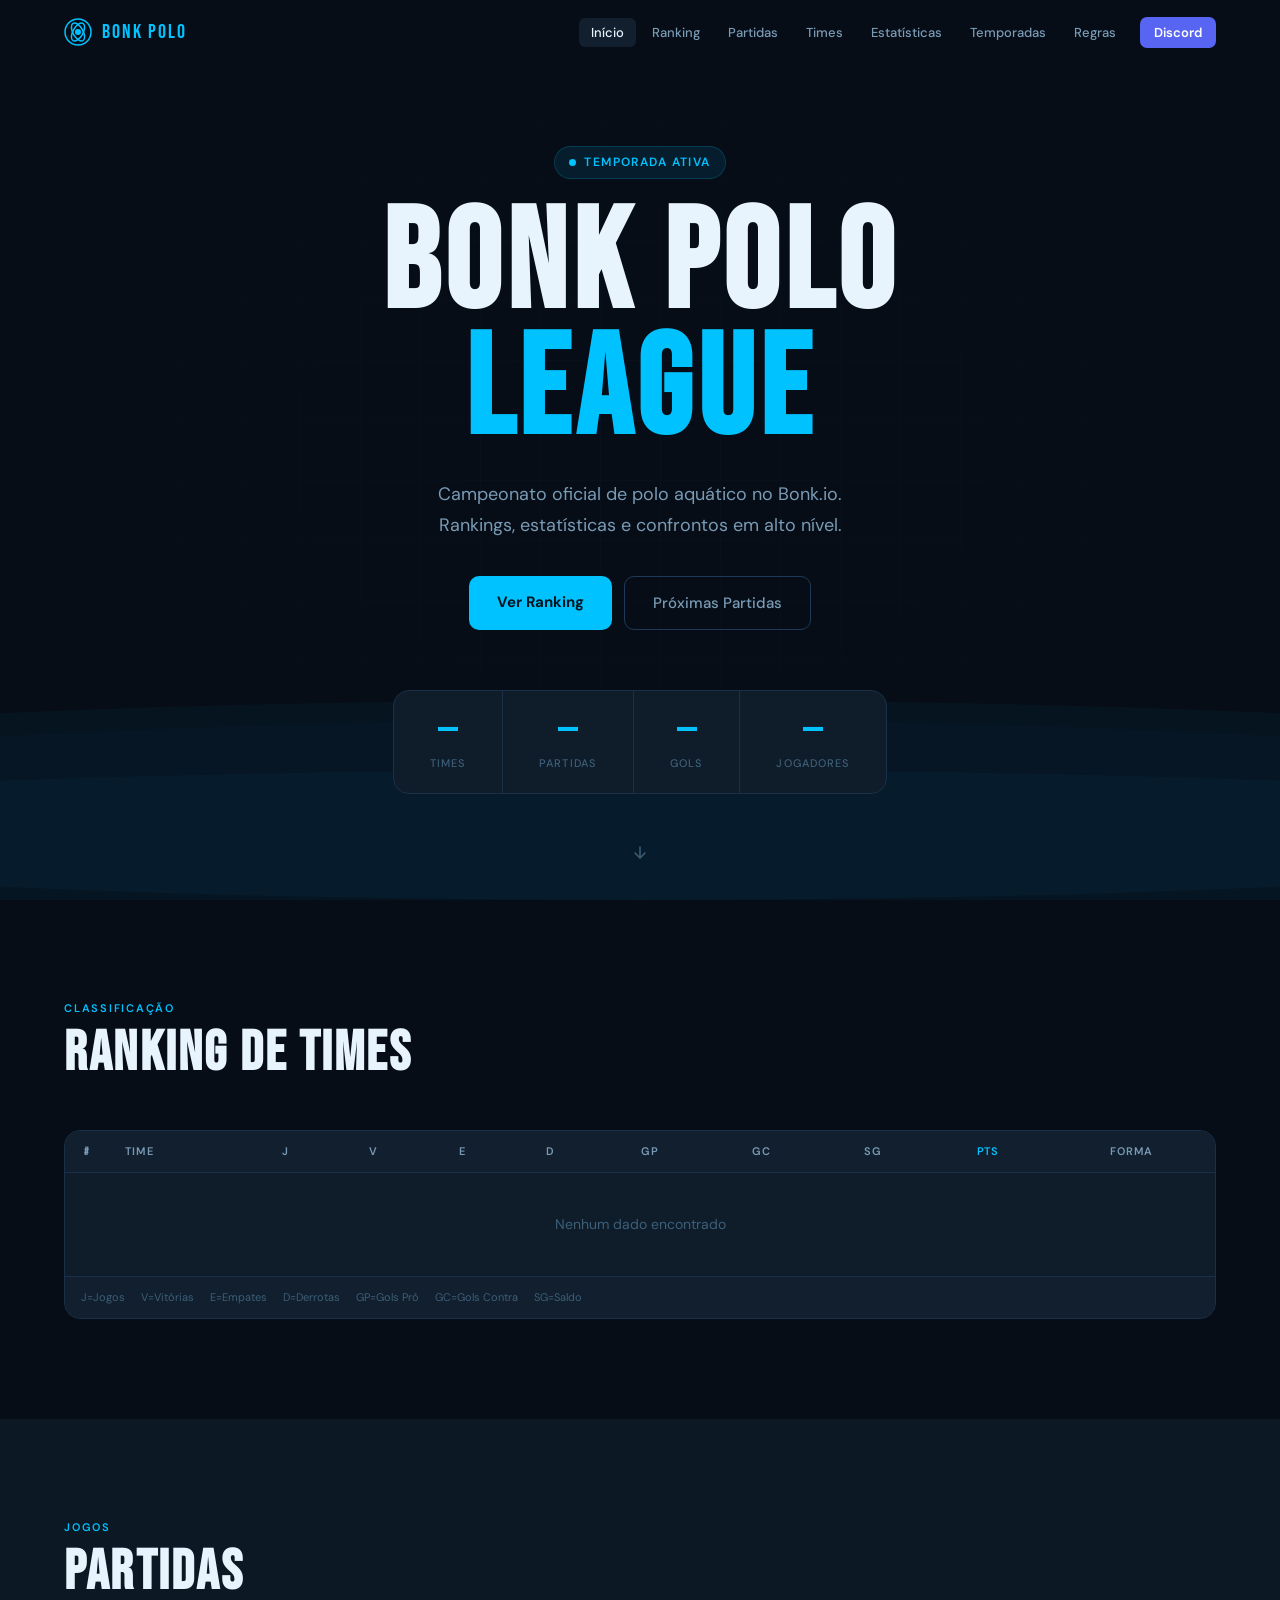
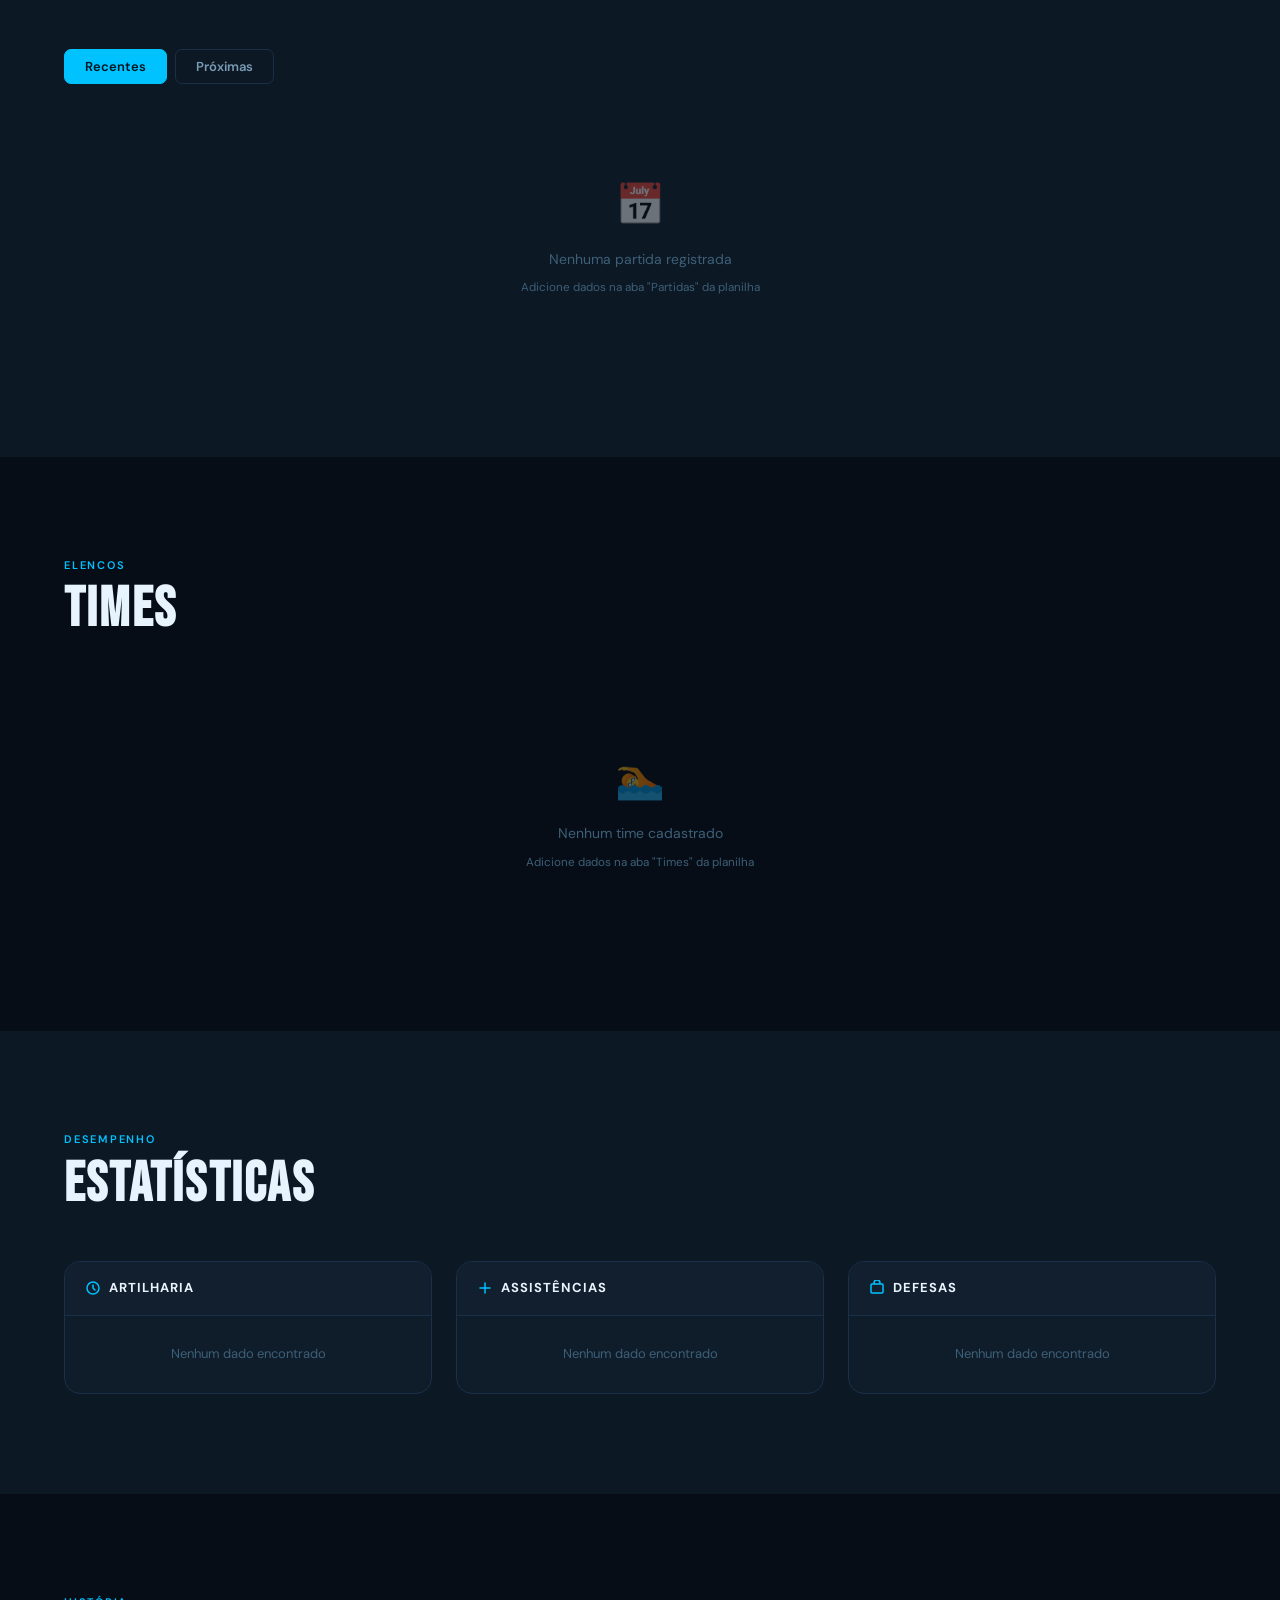
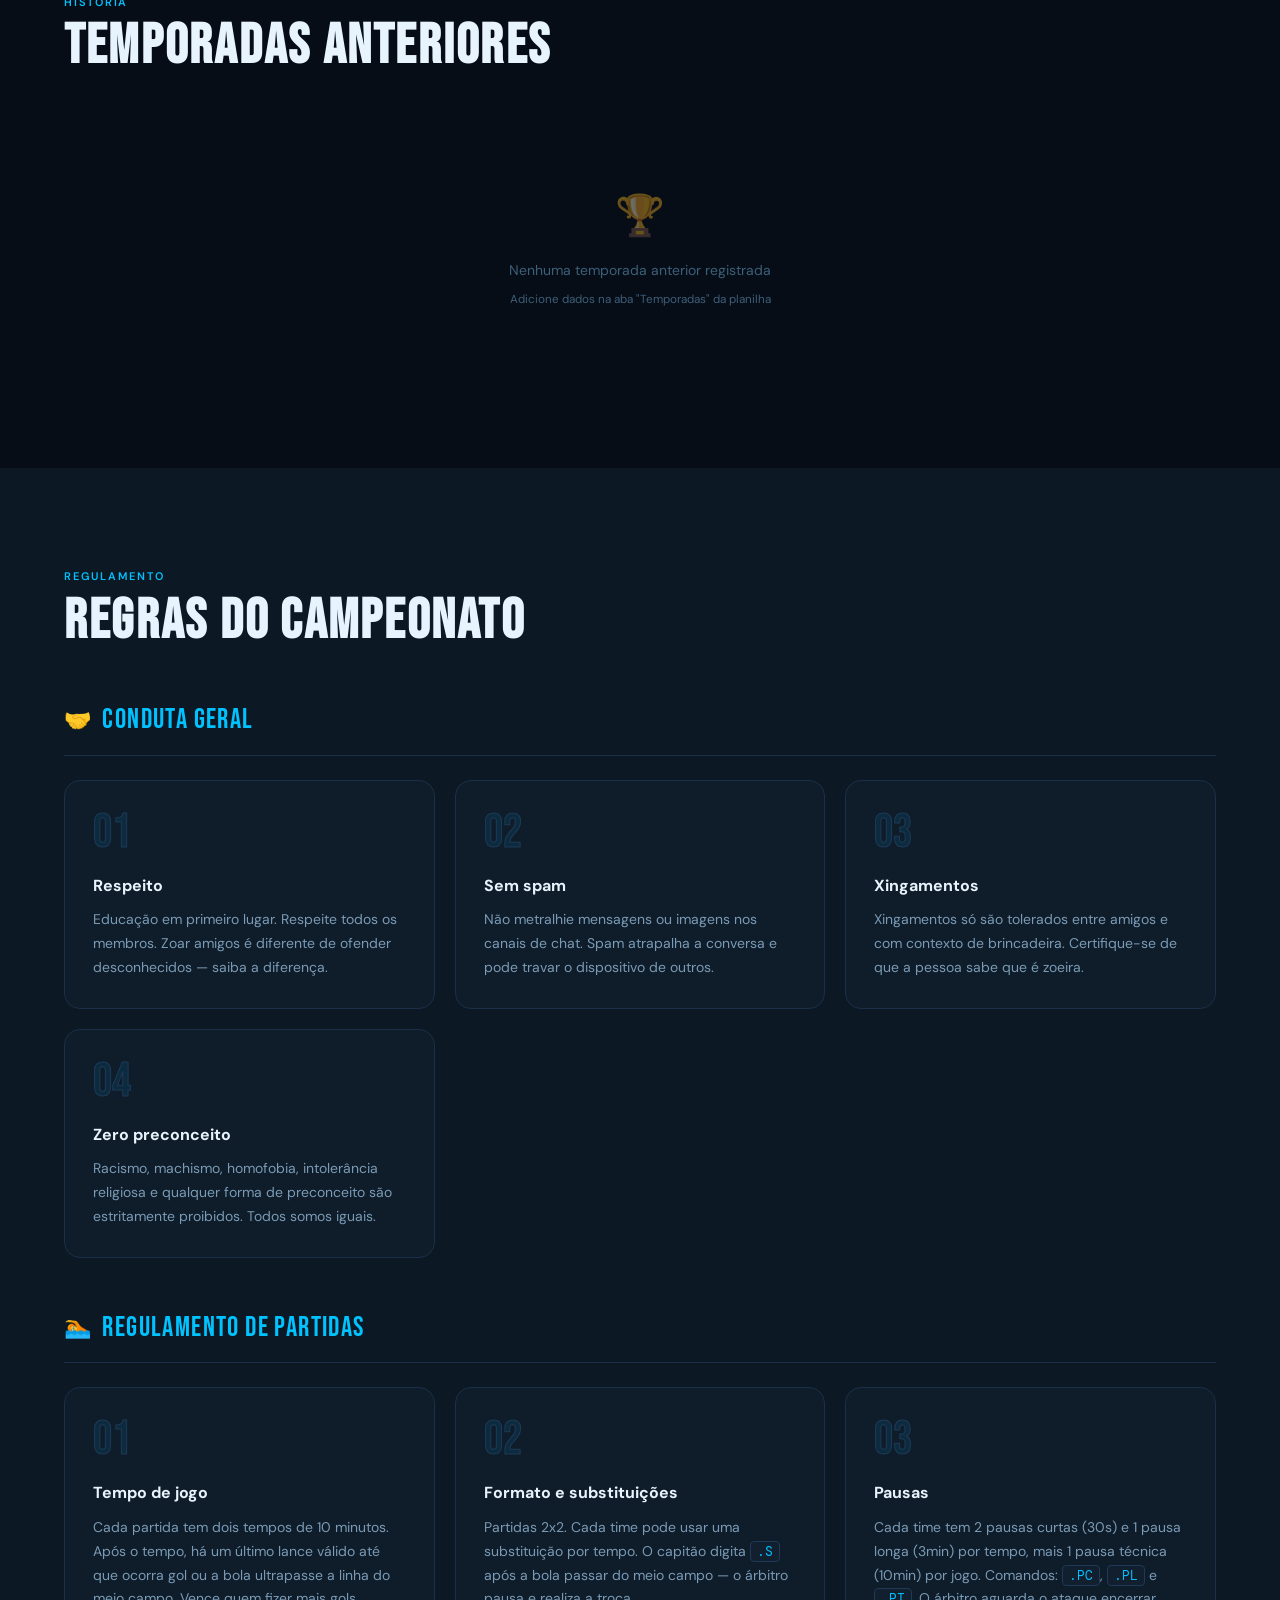
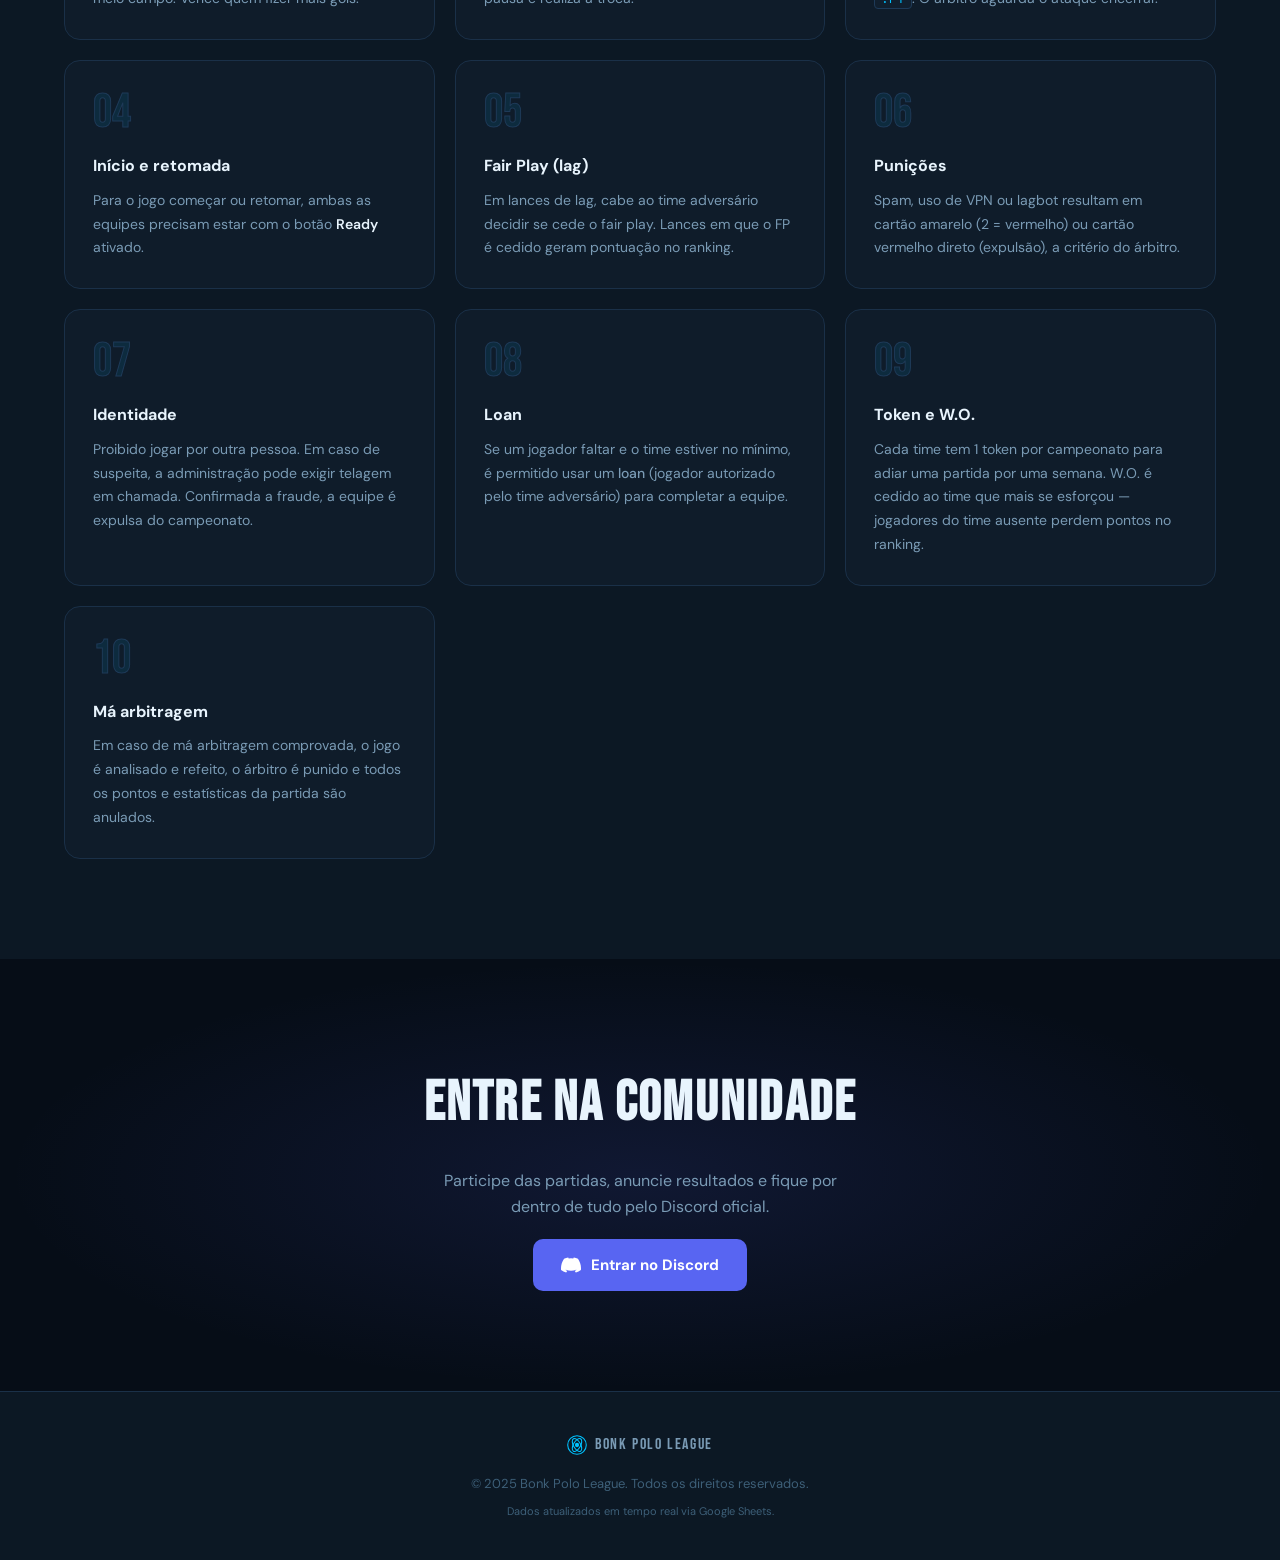
<file: index.html>
<!DOCTYPE html>
<html lang="pt-BR">
<head>
  <meta charset="UTF-8">
  <meta name="viewport" content="width=device-width, initial-scale=1.0">
  <title>Bonk Polo League</title>
  <link rel="preconnect" href="https://fonts.googleapis.com">
  <link rel="preconnect" href="https://fonts.gstatic.com" crossorigin>
  <link href="https://fonts.googleapis.com/css2?family=Bebas+Neue&family=DM+Sans:wght@300;400;500;600&family=DM+Mono:wght@400;500&display=swap" rel="stylesheet">
  <style>
/* =========================================
   BONK POLO LEAGUE — Design System
   Estética: Dark Esportivo / Aquático
   ========================================= */

:root {
  --blue:    #00c2ff;
  --blue-d:  #0090cc;
  --blue-dim:#00c2ff18;
  --bg:      #060d17;
  --bg2:     #0c1824;
  --bg3:     #111f2e;
  --surface: #0f1c2a;
  --border:  #1a3048;
  --border2: #1e3a58;
  --text:    #e8f4fd;
  --text2:   #7a9bb5;
  --text3:   #3d5f78;
  --gold:    #f5a623;
  --silver:  #c0cfd8;
  --bronze:  #cd7f32;
  --win:     #22c55e;
  --loss:    #ef4444;
  --draw:    #f59e0b;
  --font-display: 'Bebas Neue', sans-serif;
  --font-body: 'DM Sans', sans-serif;
  --font-mono: 'DM Mono', monospace;
  --radius: 10px;
  --radius-lg: 16px;
}

/* RESET */
*, *::before, *::after { margin: 0; padding: 0; box-sizing: border-box; }
html { scroll-behavior: smooth; }
body {
  font-family: var(--font-body);
  background: var(--bg);
  color: var(--text);
  line-height: 1.6;
  overflow-x: hidden;
}
a { color: inherit; text-decoration: none; }
img { display: block; max-width: 100%; }
button { cursor: pointer; border: none; background: none; font-family: inherit; }

/* SCROLLBAR */
::-webkit-scrollbar { width: 6px; }
::-webkit-scrollbar-track { background: var(--bg); }
::-webkit-scrollbar-thumb { background: var(--border2); border-radius: 3px; }

/* CONTAINER */
.container { max-width: 1200px; margin: 0 auto; padding: 0 24px; }

/* =========================================
   NAVBAR
   ========================================= */
.navbar {
  position: fixed;
  top: 0;
  width: 100%;
  z-index: 1000;
  transition: background 0.3s, box-shadow 0.3s;
}
.navbar.scrolled {
  background: rgba(6, 13, 23, 0.95);
  backdrop-filter: blur(16px);
  box-shadow: 0 1px 0 var(--border);
}
.nav-inner {
  max-width: 1200px;
  margin: 0 auto;
  padding: 16px 24px;
  display: flex;
  align-items: center;
  gap: 40px;
}
.nav-logo {
  display: flex;
  align-items: center;
  gap: 10px;
  font-family: var(--font-display);
  font-size: 20px;
  letter-spacing: 0.1em;
  color: var(--blue);
  flex-shrink: 0;
}
.nav-links {
  display: flex;
  align-items: center;
  gap: 4px;
  list-style: none;
  margin-left: auto;
  flex-wrap: wrap;
}
.nav-link {
  font-size: 13px;
  font-weight: 500;
  color: var(--text2);
  padding: 6px 12px;
  border-radius: 6px;
  transition: color 0.2s, background 0.2s;
}
.nav-link:hover, .nav-link.active {
  color: var(--text);
  background: var(--bg3);
}
.nav-discord {
  font-size: 13px;
  font-weight: 600;
  color: #fff;
  background: #5865f2;
  padding: 7px 14px;
  border-radius: 7px;
  margin-left: 8px;
  transition: opacity 0.2s;
}
.nav-discord:hover { opacity: 0.85; }
.nav-toggle {
  display: none;
  flex-direction: column;
  gap: 5px;
  padding: 4px;
  margin-left: auto;
}
.nav-toggle span {
  display: block;
  width: 22px;
  height: 2px;
  background: var(--text);
  border-radius: 1px;
  transition: 0.3s;
}

/* MOBILE MENU */
.mobile-menu {
  display: none;
  position: fixed;
  top: 0;
  left: 0;
  width: 100%;
  height: 100%;
  background: var(--bg);
  z-index: 999;
  flex-direction: column;
  align-items: center;
  justify-content: center;
  gap: 8px;
}
.mobile-menu.open { display: flex; }
.mob-link {
  font-size: 24px;
  font-family: var(--font-display);
  letter-spacing: 0.1em;
  color: var(--text2);
  padding: 10px 30px;
  transition: color 0.2s;
}
.mob-link:hover { color: var(--blue); }
.mob-link.discord {
  margin-top: 16px;
  background: #5865f2;
  color: white;
  border-radius: var(--radius);
  font-size: 18px;
}

/* =========================================
   HERO
   ========================================= */
.hero {
  min-height: 100vh;
  display: flex;
  flex-direction: column;
  align-items: center;
  justify-content: center;
  position: relative;
  overflow: hidden;
  padding: 120px 24px 80px;
}
.hero-bg {
  position: absolute;
  inset: 0;
  pointer-events: none;
}
.hero-grid {
  position: absolute;
  inset: 0;
  background-image:
    linear-gradient(var(--border) 1px, transparent 1px),
    linear-gradient(90deg, var(--border) 1px, transparent 1px);
  background-size: 60px 60px;
  mask-image: radial-gradient(ellipse at center, rgba(0,0,0,0.3) 0%, transparent 70%);
  opacity: 0.4;
}
.wave {
  position: absolute;
  bottom: 0;
  left: -50%;
  width: 200%;
  height: 200px;
  border-radius: 50%;
  opacity: 0.04;
}
.wave1 { background: var(--blue); animation: wave 8s linear infinite; }
.wave2 { background: var(--blue); animation: wave 12s linear infinite reverse; height: 160px; bottom: -30px; opacity: 0.03; }
.wave3 { background: #1a6aff; animation: wave 16s linear infinite; height: 240px; bottom: -60px; opacity: 0.02; }
@keyframes wave {
  0% { transform: translateX(0) scaleY(1); }
  50% { transform: translateX(-25%) scaleY(1.2); }
  100% { transform: translateX(-50%) scaleY(1); }
}

.hero-content {
  text-align: center;
  position: relative;
  z-index: 2;
  animation: fadeUp 0.8s ease both;
}
@keyframes fadeUp {
  from { opacity: 0; transform: translateY(24px); }
  to   { opacity: 1; transform: translateY(0); }
}

.hero-badge {
  display: inline-flex;
  align-items: center;
  gap: 8px;
  font-size: 12px;
  font-weight: 600;
  letter-spacing: 0.12em;
  text-transform: uppercase;
  color: var(--blue);
  background: var(--blue-dim);
  border: 1px solid #00c2ff30;
  padding: 6px 14px;
  border-radius: 20px;
  margin-bottom: 24px;
}
.badge-dot {
  width: 7px;
  height: 7px;
  border-radius: 50%;
  background: var(--blue);
  animation: pulse 2s ease infinite;
}
@keyframes pulse {
  0%, 100% { opacity: 1; transform: scale(1); }
  50%       { opacity: 0.5; transform: scale(0.8); }
}

.hero-title {
  font-family: var(--font-display);
  font-size: clamp(72px, 14vw, 140px);
  line-height: 0.9;
  letter-spacing: 0.04em;
  margin-bottom: 24px;
  color: var(--text);
}
.hero-title-accent { color: var(--blue); }
.hero-sub {
  font-size: 18px;
  color: var(--text2);
  max-width: 480px;
  margin: 0 auto 36px;
  line-height: 1.7;
}
.hero-actions {
  display: flex;
  gap: 12px;
  justify-content: center;
  flex-wrap: wrap;
}
.btn-primary {
  display: inline-block;
  padding: 14px 28px;
  background: var(--blue);
  color: #001520;
  font-weight: 700;
  font-size: 15px;
  border-radius: var(--radius);
  transition: transform 0.2s, box-shadow 0.2s;
}
.btn-primary:hover { transform: translateY(-2px); box-shadow: 0 8px 24px #00c2ff40; }
.btn-ghost {
  display: inline-block;
  padding: 14px 28px;
  border: 1px solid var(--border2);
  color: var(--text2);
  font-weight: 500;
  font-size: 15px;
  border-radius: var(--radius);
  transition: border-color 0.2s, color 0.2s;
}
.btn-ghost:hover { border-color: var(--blue); color: var(--blue); }

.hero-stats {
  display: flex;
  align-items: center;
  gap: 0;
  margin-top: 60px;
  background: var(--surface);
  border: 1px solid var(--border);
  border-radius: var(--radius-lg);
  overflow: hidden;
  position: relative;
  z-index: 2;
  animation: fadeUp 0.8s 0.3s ease both;
}
.hero-stat {
  display: flex;
  flex-direction: column;
  align-items: center;
  padding: 20px 36px;
}
.hstat-num {
  font-family: var(--font-display);
  font-size: 40px;
  color: var(--blue);
  line-height: 1;
}
.hstat-label {
  font-size: 11px;
  font-weight: 500;
  letter-spacing: 0.1em;
  text-transform: uppercase;
  color: var(--text3);
  margin-top: 4px;
}
.hero-stat-divider { width: 1px; background: var(--border); align-self: stretch; }

.hero-scroll {
  position: absolute;
  bottom: 32px;
  left: 50%;
  transform: translateX(-50%);
  color: var(--text3);
  animation: bounce 2s ease infinite;
  z-index: 2;
}
@keyframes bounce {
  0%, 100% { transform: translateX(-50%) translateY(0); }
  50%       { transform: translateX(-50%) translateY(8px); }
}

/* =========================================
   SECTIONS
   ========================================= */
.section { padding: 100px 0; }
.section-alt { background: var(--bg2); }
.section-header { margin-bottom: 48px; }
.section-label {
  font-size: 11px;
  font-weight: 600;
  letter-spacing: 0.16em;
  color: var(--blue);
  margin-bottom: 8px;
}
.section-title {
  font-family: var(--font-display);
  font-size: clamp(36px, 5vw, 56px);
  letter-spacing: 0.04em;
  color: var(--text);
  line-height: 1;
}

/* =========================================
   CARDS / SHARED
   ========================================= */
.card {
  background: var(--surface);
  border: 1px solid var(--border);
  border-radius: var(--radius-lg);
  overflow: hidden;
}

/* =========================================
   LOADING / SPINNER
   ========================================= */
.loading-state {
  display: flex;
  align-items: center;
  justify-content: center;
  gap: 12px;
  padding: 48px;
  color: var(--text2);
  font-size: 14px;
}
.spinner {
  width: 20px;
  height: 20px;
  border: 2px solid var(--border2);
  border-top-color: var(--blue);
  border-radius: 50%;
  animation: spin 0.8s linear infinite;
  flex-shrink: 0;
}
@keyframes spin { to { transform: rotate(360deg); } }

/* =========================================
   RANKING TABLE
   ========================================= */
.table-card { padding: 0; }
.data-table {
  width: 100%;
  border-collapse: collapse;
  font-size: 14px;
}
.data-table th {
  background: var(--bg3);
  padding: 12px 16px;
  text-align: center;
  font-size: 11px;
  font-weight: 600;
  letter-spacing: 0.08em;
  color: var(--text2);
  text-transform: uppercase;
  border-bottom: 1px solid var(--border);
}
.data-table th.col-team { text-align: left; }
.data-table th.col-pos { width: 44px; }
.data-table th.col-pts { color: var(--blue); }
.data-table td {
  padding: 14px 16px;
  text-align: center;
  border-bottom: 1px solid var(--border);
  color: var(--text2);
  font-variant-numeric: tabular-nums;
}
.data-table td.col-team { text-align: left; }
.data-table td.col-pts {
  font-family: var(--font-display);
  font-size: 18px;
  color: var(--text);
}
.data-table tr:last-child td { border-bottom: none; }
.data-table tr:hover td { background: var(--bg3); }
.data-table tr.pos-1 td.col-pos { color: var(--gold); }
.data-table tr.pos-2 td.col-pos { color: var(--silver); }
.data-table tr.pos-3 td.col-pos { color: var(--bronze); }

.team-name {
  display: flex;
  align-items: center;
  gap: 10px;
  font-weight: 600;
  color: var(--text);
}
.team-dot-rank {
  width: 10px;
  height: 10px;
  border-radius: 50%;
  flex-shrink: 0;
}
.col-pos { font-family: var(--font-display); font-size: 18px; }

.form-badges {
  display: flex;
  gap: 3px;
  justify-content: center;
}
.form-badge {
  width: 18px;
  height: 18px;
  border-radius: 3px;
  font-size: 10px;
  font-weight: 700;
  display: flex;
  align-items: center;
  justify-content: center;
}
.form-badge.V { background: #22c55e20; color: #22c55e; }
.form-badge.D { background: #ef444420; color: #ef4444; }
.form-badge.E { background: #f59e0b20; color: #f59e0b; }

.table-legend {
  display: flex;
  gap: 16px;
  flex-wrap: wrap;
  padding: 12px 16px;
  border-top: 1px solid var(--border);
  font-size: 11px;
  color: var(--text3);
  background: var(--bg3);
}

/* =========================================
   PARTIDAS
   ========================================= */
.partidas-tabs {
  display: flex;
  gap: 8px;
  margin-bottom: 28px;
}
.tab-btn {
  padding: 8px 20px;
  border-radius: 7px;
  font-size: 13px;
  font-weight: 600;
  color: var(--text2);
  border: 1px solid var(--border);
  transition: all 0.2s;
}
.tab-btn.active {
  background: var(--blue);
  color: #001520;
  border-color: var(--blue);
}
.tab-btn:hover:not(.active) { border-color: var(--border2); color: var(--text); }

.partidas-grid {
  display: grid;
  grid-template-columns: repeat(auto-fill, minmax(300px, 1fr));
  gap: 16px;
}
.partida-card {
  background: var(--surface);
  border: 1px solid var(--border);
  border-radius: var(--radius-lg);
  padding: 20px;
  transition: border-color 0.2s, transform 0.2s;
}
.partida-card:hover { border-color: var(--border2); transform: translateY(-2px); }
.partida-meta {
  display: flex;
  justify-content: space-between;
  align-items: center;
  margin-bottom: 16px;
}
.partida-status {
  font-size: 10px;
  font-weight: 700;
  letter-spacing: 0.1em;
  text-transform: uppercase;
  padding: 4px 8px;
  border-radius: 4px;
}
.partida-status.enc  { background: #22c55e20; color: #22c55e; }
.partida-status.prox { background: #f59e0b20; color: #f59e0b; }
.partida-status.wip  { background: #ef444420; color: #ef4444; }
.partida-data {
  font-size: 12px;
  color: var(--text3);
  font-family: var(--font-mono);
}
.partida-teams {
  display: flex;
  align-items: center;
  justify-content: space-between;
  gap: 12px;
}
.pt-team {
  font-size: 14px;
  font-weight: 600;
  color: var(--text);
  flex: 1;
}
.pt-team.right { text-align: right; }
.pt-placar {
  font-family: var(--font-display);
  font-size: 32px;
  letter-spacing: 0.1em;
  color: var(--text);
  white-space: nowrap;
}
.pt-vs {
  font-family: var(--font-mono);
  font-size: 14px;
  color: var(--text3);
}

/* =========================================
   TIMES
   ========================================= */
.times-grid {
  display: grid;
  grid-template-columns: repeat(auto-fill, minmax(260px, 1fr));
  gap: 20px;
}
.time-card {
  background: var(--surface);
  border: 1px solid var(--border);
  border-radius: var(--radius-lg);
  padding: 24px;
  cursor: pointer;
  transition: border-color 0.2s, transform 0.2s;
  position: relative;
  overflow: hidden;
}
.time-card::before {
  content: '';
  position: absolute;
  top: 0; left: 0; right: 0;
  height: 3px;
}
.time-card:hover { border-color: var(--blue); transform: translateY(-3px); }
.time-icon {
  width: 52px;
  height: 52px;
  border-radius: 50%;
  display: flex;
  align-items: center;
  justify-content: center;
  font-family: var(--font-display);
  font-size: 20px;
  margin-bottom: 14px;
  flex-shrink: 0;
}
.time-name {
  font-family: var(--font-display);
  font-size: 22px;
  letter-spacing: 0.04em;
  color: var(--text);
  margin-bottom: 4px;
}
.time-jogadores {
  font-size: 12px;
  color: var(--text3);
  margin-bottom: 16px;
}
.time-stats-mini {
  display: flex;
  gap: 16px;
}
.tsm-item { display: flex; flex-direction: column; gap: 2px; }
.tsm-val { font-family: var(--font-display); font-size: 20px; color: var(--blue); }
.tsm-label { font-size: 10px; color: var(--text3); letter-spacing: 0.06em; }
.time-ver {
  margin-top: 16px;
  font-size: 12px;
  color: var(--blue);
  font-weight: 600;
  display: flex;
  align-items: center;
  gap: 4px;
}

/* =========================================
   STATS
   ========================================= */
.stats-grid {
  display: grid;
  grid-template-columns: repeat(auto-fit, minmax(280px, 1fr));
  gap: 24px;
}
.stats-card {
  background: var(--surface);
  border: 1px solid var(--border);
  border-radius: var(--radius-lg);
  overflow: hidden;
}
.stats-card-header {
  display: flex;
  align-items: center;
  gap: 8px;
  padding: 16px 20px;
  background: var(--bg3);
  font-size: 13px;
  font-weight: 700;
  letter-spacing: 0.08em;
  text-transform: uppercase;
  border-bottom: 1px solid var(--border);
  color: var(--text);
}
.stat-list { padding: 8px 0; }
.stat-row {
  display: flex;
  align-items: center;
  gap: 12px;
  padding: 10px 20px;
}
.stat-pos {
  font-family: var(--font-mono);
  font-size: 12px;
  color: var(--text3);
  width: 16px;
  text-align: right;
  flex-shrink: 0;
}
.stat-player { font-size: 14px; font-weight: 500; color: var(--text); flex: 1; min-width: 0; }
.stat-bar-wrap {
  width: 80px;
  height: 4px;
  background: var(--border);
  border-radius: 2px;
  flex-shrink: 0;
}
.stat-bar {
  height: 4px;
  background: var(--blue);
  border-radius: 2px;
  transition: width 0.6s ease;
}
.stat-val {
  font-family: var(--font-display);
  font-size: 20px;
  color: var(--blue);
  min-width: 28px;
  text-align: right;
  flex-shrink: 0;
}

/* =========================================
   TEMPORADAS
   ========================================= */
.temporadas-grid {
  display: grid;
  grid-template-columns: repeat(auto-fill, minmax(280px, 1fr));
  gap: 20px;
}
.temporada-card {
  background: var(--surface);
  border: 1px solid var(--border);
  border-radius: var(--radius-lg);
  padding: 24px;
  transition: border-color 0.2s;
}
.temporada-card:hover { border-color: var(--border2); }
.temp-season {
  font-family: var(--font-display);
  font-size: 13px;
  letter-spacing: 0.1em;
  color: var(--blue);
  margin-bottom: 8px;
}
.temp-campeao {
  font-family: var(--font-display);
  font-size: 26px;
  color: var(--text);
  margin-bottom: 4px;
}
.temp-artilheiro {
  font-size: 13px;
  color: var(--text2);
  margin-bottom: 16px;
}
.temp-stats {
  display: flex;
  gap: 20px;
  padding-top: 16px;
  border-top: 1px solid var(--border);
}
.temp-stat { display: flex; flex-direction: column; gap: 2px; }
.ts-val { font-family: var(--font-display); font-size: 22px; color: var(--text); }
.ts-label { font-size: 11px; color: var(--text3); }

/* =========================================
   REGRAS
   ========================================= */
.regras-grid {
  display: grid;
  grid-template-columns: repeat(auto-fit, minmax(280px, 1fr));
  gap: 20px;
}
.regra-card {
  background: var(--surface);
  border: 1px solid var(--border);
  border-radius: var(--radius-lg);
  padding: 28px;
  transition: border-color 0.2s;
}
.regra-card:hover { border-color: var(--border2); }
.regra-icon {
  font-family: var(--font-display);
  font-size: 48px;
  color: var(--blue-dim);
  line-height: 1;
  margin-bottom: 16px;
  -webkit-text-stroke: 1px var(--border2);
}
.regra-card h3 {
  font-size: 16px;
  font-weight: 700;
  color: var(--text);
  margin-bottom: 10px;
}
.regra-card p {
  font-size: 14px;
  color: var(--text2);
  line-height: 1.7;
}

/* =========================================
   DISCORD SECTION
   ========================================= */
.discord-section {
  position: relative;
  padding: 100px 0;
  overflow: hidden;
}
.discord-bg {
  position: absolute;
  inset: 0;
  background: radial-gradient(ellipse at center, #5865f220 0%, transparent 70%);
}
.discord-content {
  position: relative;
  text-align: center;
  display: flex;
  flex-direction: column;
  align-items: center;
  gap: 20px;
}
.discord-content h2 {
  font-family: var(--font-display);
  font-size: clamp(36px, 5vw, 56px);
  letter-spacing: 0.04em;
}
.discord-content p {
  font-size: 16px;
  color: var(--text2);
  max-width: 400px;
}
.btn-discord {
  display: inline-flex;
  align-items: center;
  gap: 10px;
  padding: 14px 28px;
  background: #5865f2;
  color: white;
  font-weight: 700;
  font-size: 15px;
  border-radius: var(--radius);
  transition: transform 0.2s, box-shadow 0.2s;
}
.btn-discord:hover { transform: translateY(-2px); box-shadow: 0 8px 24px #5865f240; }

/* =========================================
   FOOTER
   ========================================= */
.footer {
  background: var(--bg2);
  border-top: 1px solid var(--border);
  padding: 40px 0;
}
.footer-inner {
  display: flex;
  flex-direction: column;
  align-items: center;
  gap: 8px;
  text-align: center;
}
.footer-logo {
  display: flex;
  align-items: center;
  gap: 8px;
  font-family: var(--font-display);
  font-size: 16px;
  letter-spacing: 0.1em;
  color: var(--text2);
  margin-bottom: 8px;
}
.footer-copy { font-size: 13px; color: var(--text3); }
.footer-note { font-size: 11px; color: var(--text3); }

/* =========================================
   MODAL
   ========================================= */
.modal-overlay {
  display: none;
  position: fixed;
  inset: 0;
  background: rgba(6, 13, 23, 0.85);
  backdrop-filter: blur(8px);
  z-index: 2000;
  align-items: center;
  justify-content: center;
  padding: 24px;
}
.modal-overlay.open { display: flex; }
.modal-box {
  background: var(--surface);
  border: 1px solid var(--border2);
  border-radius: var(--radius-lg);
  padding: 32px;
  max-width: 560px;
  width: 100%;
  position: relative;
  max-height: 80vh;
  overflow-y: auto;
  animation: fadeUp 0.3s ease;
}
.modal-close {
  position: absolute;
  top: 16px;
  right: 16px;
  font-size: 24px;
  color: var(--text3);
  line-height: 1;
  transition: color 0.2s;
}
.modal-close:hover { color: var(--text); }
.modal-team-header {
  display: flex;
  align-items: center;
  gap: 16px;
  margin-bottom: 24px;
  padding-bottom: 20px;
  border-bottom: 1px solid var(--border);
}
.modal-team-icon {
  width: 64px;
  height: 64px;
  border-radius: 50%;
  display: flex;
  align-items: center;
  justify-content: center;
  font-family: var(--font-display);
  font-size: 28px;
  flex-shrink: 0;
}
.modal-team-name { font-family: var(--font-display); font-size: 32px; letter-spacing: 0.04em; }
.modal-team-info { font-size: 13px; color: var(--text2); margin-top: 2px; }
.modal-stats-row {
  display: grid;
  grid-template-columns: repeat(3, 1fr);
  gap: 12px;
  margin-bottom: 24px;
}
.modal-stat {
  background: var(--bg3);
  border-radius: var(--radius);
  padding: 14px;
  text-align: center;
}
.modal-stat-val { font-family: var(--font-display); font-size: 28px; color: var(--blue); }
.modal-stat-label { font-size: 11px; color: var(--text3); margin-top: 2px; }
.modal-section-title {
  font-size: 11px;
  font-weight: 700;
  letter-spacing: 0.1em;
  text-transform: uppercase;
  color: var(--text2);
  margin-bottom: 12px;
}
.modal-player-row {
  display: flex;
  align-items: center;
  justify-content: space-between;
  padding: 10px 0;
  border-bottom: 1px solid var(--border);
  font-size: 14px;
}
.modal-player-row:last-child { border-bottom: none; }
.modal-player-name { color: var(--text); font-weight: 500; }
.modal-player-role { color: var(--text3); font-size: 12px; }

/* =========================================
   EMPTY STATE
   ========================================= */
.empty-state {
  display: flex;
  flex-direction: column;
  align-items: center;
  gap: 8px;
  padding: 60px 24px;
  color: var(--text3);
  font-size: 14px;
  text-align: center;
  grid-column: 1 / -1;
}
.empty-icon { font-size: 40px; opacity: 0.4; margin-bottom: 4px; }

/* =========================================
   RESPONSIVE
   ========================================= */
@media (max-width: 900px) {
  .nav-links { display: none; }
  .nav-toggle { display: flex; }
  .hero-stat { padding: 16px 20px; }
  .hstat-num { font-size: 28px; }
  .hero-stats { flex-wrap: wrap; }
}
@media (max-width: 600px) {
  .hero-stats { flex-direction: column; gap: 0; }
  .hero-stat-divider { width: 100%; height: 1px; }
  .stats-grid { grid-template-columns: 1fr; }
  .section { padding: 64px 0; }
  .data-table th:nth-child(n+5),
  .data-table td:nth-child(n+5) { display: none; }
}

/* BLOCOS DE REGRAS */
.regras-bloco { margin-bottom: 48px; }
.regras-bloco:last-child { margin-bottom: 0; }
.regras-bloco-titulo {
  display: flex;
  align-items: center;
  gap: 10px;
  font-family: var(--font-display);
  font-size: 28px;
  letter-spacing: 0.05em;
  color: var(--blue);
  margin-bottom: 24px;
  padding-bottom: 12px;
  border-bottom: 1px solid var(--border);
}
.regras-bloco-icon { font-size: 22px; }
.regra-card code {
  font-family: var(--font-mono);
  font-size: 13px;
  background: var(--bg3);
  color: var(--blue);
  padding: 1px 6px;
  border-radius: 4px;
  border: 1px solid var(--border2);
}
.regra-card strong { color: var(--text); font-weight: 600; }
.regra-card em { color: var(--text2); font-style: normal; font-weight: 500; }

</style>
</head>
<body>

  <!-- NAVBAR -->
  <nav class="navbar" id="navbar">
    <div class="nav-inner">
      <a href="#inicio" class="nav-logo">
        <svg width="28" height="28" viewBox="0 0 28 28" fill="none">
          <circle cx="14" cy="14" r="13" stroke="#00c2ff" stroke-width="1.5"/>
          <ellipse cx="14" cy="14" rx="5" ry="10" stroke="#00c2ff" stroke-width="1.5" transform="rotate(30 14 14)"/>
          <ellipse cx="14" cy="14" rx="5" ry="10" stroke="#00c2ff" stroke-width="1.5" transform="rotate(-30 14 14)"/>
          <circle cx="14" cy="14" r="3" fill="#00c2ff"/>
        </svg>
        <span>BONK POLO</span>
      </a>
      <ul class="nav-links">
        <li><a href="#inicio" class="nav-link active">Início</a></li>
        <li><a href="#ranking" class="nav-link">Ranking</a></li>
        <li><a href="#partidas" class="nav-link">Partidas</a></li>
        <li><a href="#times" class="nav-link">Times</a></li>
        <li><a href="#stats" class="nav-link">Estatísticas</a></li>
        <li><a href="#temporadas" class="nav-link">Temporadas</a></li>
        <li><a href="#regras" class="nav-link">Regras</a></li>
        <li><a href="https://discord.gg/vNb3UJhnUK" target="_blank" class="nav-discord">Discord</a></li>
      </ul>
      <button class="nav-toggle" id="navToggle" aria-label="Menu">
        <span></span><span></span><span></span>
      </button>
    </div>
  </nav>

  <!-- MOBILE MENU -->
  <div class="mobile-menu" id="mobileMenu">
    <a href="#inicio" class="mob-link">Início</a>
    <a href="#ranking" class="mob-link">Ranking</a>
    <a href="#partidas" class="mob-link">Partidas</a>
    <a href="#times" class="mob-link">Times</a>
    <a href="#stats" class="mob-link">Estatísticas</a>
    <a href="#temporadas" class="mob-link">Temporadas</a>
    <a href="#regras" class="mob-link">Regras</a>
    <a href="https://SEU-LINK-AQUI" target="_blank" class="mob-link discord">Discord</a>
  </div>

  <!-- HERO -->
  <section id="inicio" class="hero">
    <div class="hero-bg">
      <div class="wave wave1"></div>
      <div class="wave wave2"></div>
      <div class="wave wave3"></div>
      <div class="hero-grid"></div>
    </div>
    <div class="hero-content">
      <div class="hero-badge">
        <span class="badge-dot"></span>
        Temporada Ativa
      </div>
      <h1 class="hero-title">BONK POLO<br><span class="hero-title-accent">LEAGUE</span></h1>
      <p class="hero-sub">Campeonato oficial de polo aquático no Bonk.io.<br>Rankings, estatísticas e confrontos em alto nível.</p>
      <div class="hero-actions">
        <a href="#ranking" class="btn-primary">Ver Ranking</a>
        <a href="#partidas" class="btn-ghost">Próximas Partidas</a>
      </div>
    </div>
    <div class="hero-stats">
      <div class="hero-stat" id="statTimes"><span class="hstat-num">—</span><span class="hstat-label">Times</span></div>
      <div class="hero-stat-divider"></div>
      <div class="hero-stat" id="statPartidas"><span class="hstat-num">—</span><span class="hstat-label">Partidas</span></div>
      <div class="hero-stat-divider"></div>
      <div class="hero-stat" id="statGols"><span class="hstat-num">—</span><span class="hstat-label">Gols</span></div>
      <div class="hero-stat-divider"></div>
      <div class="hero-stat" id="statJogadores"><span class="hstat-num">—</span><span class="hstat-label">Jogadores</span></div>
    </div>
    <a href="#ranking" class="hero-scroll">
      <svg width="16" height="16" viewBox="0 0 16 16" fill="none"><path d="M8 3v10M3 9l5 5 5-5" stroke="currentColor" stroke-width="1.5" stroke-linecap="round" stroke-linejoin="round"/></svg>
    </a>
  </section>

  <!-- RANKING -->
  <section id="ranking" class="section">
    <div class="container">
      <div class="section-header">
        <div class="section-label">CLASSIFICAÇÃO</div>
        <h2 class="section-title">Ranking de Times</h2>
      </div>
      <div class="card table-card" id="rankingCard">
        <div class="loading-state" id="rankingLoading">
          <div class="spinner"></div>
          <span>Carregando dados...</span>
        </div>
        <table class="data-table" id="tabelaRanking" style="display:none">
          <thead>
            <tr>
              <th class="col-pos">#</th>
              <th class="col-team">Time</th>
              <th>J</th>
              <th>V</th>
              <th>E</th>
              <th>D</th>
              <th>GP</th>
              <th>GC</th>
              <th>SG</th>
              <th class="col-pts">Pts</th>
              <th class="col-form">Forma</th>
            </tr>
          </thead>
          <tbody></tbody>
        </table>
        <div class="table-legend">
          <span>J=Jogos</span><span>V=Vitórias</span><span>E=Empates</span><span>D=Derrotas</span><span>GP=Gols Pró</span><span>GC=Gols Contra</span><span>SG=Saldo</span>
        </div>
      </div>
    </div>
  </section>

  <!-- PARTIDAS -->
  <section id="partidas" class="section section-alt">
    <div class="container">
      <div class="section-header">
        <div class="section-label">JOGOS</div>
        <h2 class="section-title">Partidas</h2>
      </div>
      <div class="partidas-tabs">
        <button class="tab-btn active" data-tab="recentes">Recentes</button>
        <button class="tab-btn" data-tab="proximas">Próximas</button>
      </div>
      <div class="partidas-grid" id="partidasRecentes">
        <div class="loading-state">
          <div class="spinner"></div>
          <span>Carregando partidas...</span>
        </div>
      </div>
      <div class="partidas-grid" id="partidasProximas" style="display:none">
        <div class="loading-state">
          <div class="spinner"></div>
          <span>Carregando partidas...</span>
        </div>
      </div>
    </div>
  </section>

  <!-- TIMES -->
  <section id="times" class="section">
    <div class="container">
      <div class="section-header">
        <div class="section-label">ELENCOS</div>
        <h2 class="section-title">Times</h2>
      </div>
      <div class="times-grid" id="timesGrid">
        <div class="loading-state">
          <div class="spinner"></div>
          <span>Carregando times...</span>
        </div>
      </div>
    </div>
  </section>

  <!-- ESTATÍSTICAS -->
  <section id="stats" class="section section-alt">
    <div class="container">
      <div class="section-header">
        <div class="section-label">DESEMPENHO</div>
        <h2 class="section-title">Estatísticas</h2>
      </div>
      <div class="stats-grid">
        <div class="stats-col">
          <div class="stats-card">
            <div class="stats-card-header">
              <svg width="16" height="16" viewBox="0 0 16 16" fill="none"><circle cx="8" cy="8" r="6" stroke="#00c2ff" stroke-width="1.5"/><path d="M8 5v3l2 2" stroke="#00c2ff" stroke-width="1.5" stroke-linecap="round"/></svg>
              Artilharia
            </div>
            <div class="loading-state" id="golsLoading"><div class="spinner"></div></div>
            <div id="golsList" class="stat-list"></div>
          </div>
        </div>
        <div class="stats-col">
          <div class="stats-card">
            <div class="stats-card-header">
              <svg width="16" height="16" viewBox="0 0 16 16" fill="none"><path d="M3 8h10M8 3v10" stroke="#00c2ff" stroke-width="1.5" stroke-linecap="round"/></svg>
              Assistências
            </div>
            <div class="loading-state" id="assistLoading"><div class="spinner"></div></div>
            <div id="assistList" class="stat-list"></div>
          </div>
        </div>
        <div class="stats-col">
          <div class="stats-card">
            <div class="stats-card-header">
              <svg width="16" height="16" viewBox="0 0 16 16" fill="none"><rect x="2" y="4" width="12" height="9" rx="1" stroke="#00c2ff" stroke-width="1.5"/><path d="M5 4V3a3 3 0 016 0v1" stroke="#00c2ff" stroke-width="1.5"/></svg>
              Defesas
            </div>
            <div class="loading-state" id="defesasLoading"><div class="spinner"></div></div>
            <div id="defesasList" class="stat-list"></div>
          </div>
        </div>
      </div>
    </div>
  </section>

  <!-- TEMPORADAS -->
  <section id="temporadas" class="section">
    <div class="container">
      <div class="section-header">
        <div class="section-label">HISTÓRIA</div>
        <h2 class="section-title">Temporadas Anteriores</h2>
      </div>
      <div class="temporadas-grid" id="temporadasGrid">
        <div class="loading-state">
          <div class="spinner"></div>
          <span>Carregando histórico...</span>
        </div>
      </div>
    </div>
  </section>

  <!-- REGRAS -->
  <section id="regras" class="section section-alt">
    <div class="container">
      <div class="section-header">
        <div class="section-label">REGULAMENTO</div>
        <h2 class="section-title">Regras do Campeonato</h2>
      </div>

      <!-- CONDUTA -->
      <div class="regras-bloco">
        <div class="regras-bloco-titulo">
          <span class="regras-bloco-icon">🤝</span>
          Conduta Geral
        </div>
        <div class="regras-grid">
          <div class="regra-card">
            <div class="regra-icon">01</div>
            <h3>Respeito</h3>
            <p>Educação em primeiro lugar. Respeite todos os membros. Zoar amigos é diferente de ofender desconhecidos — saiba a diferença.</p>
          </div>
          <div class="regra-card">
            <div class="regra-icon">02</div>
            <h3>Sem spam</h3>
            <p>Não metralhie mensagens ou imagens nos canais de chat. Spam atrapalha a conversa e pode travar o dispositivo de outros.</p>
          </div>
          <div class="regra-card">
            <div class="regra-icon">03</div>
            <h3>Xingamentos</h3>
            <p>Xingamentos só são tolerados entre amigos e com contexto de brincadeira. Certifique-se de que a pessoa sabe que é zoeira.</p>
          </div>
          <div class="regra-card">
            <div class="regra-icon">04</div>
            <h3>Zero preconceito</h3>
            <p>Racismo, machismo, homofobia, intolerância religiosa e qualquer forma de preconceito são estritamente proibidos. Todos somos iguais.</p>
          </div>
        </div>
      </div>

      <!-- REGULAMENTO DE PARTIDAS -->
      <div class="regras-bloco">
        <div class="regras-bloco-titulo">
          <span class="regras-bloco-icon">🏊</span>
          Regulamento de Partidas
        </div>
        <div class="regras-grid">
          <div class="regra-card">
            <div class="regra-icon">01</div>
            <h3>Tempo de jogo</h3>
            <p>Cada partida tem dois tempos de 10 minutos. Após o tempo, há um último lance válido até que ocorra gol ou a bola ultrapasse a linha do meio campo. Vence quem fizer mais gols.</p>
          </div>
          <div class="regra-card">
            <div class="regra-icon">02</div>
            <h3>Formato e substituições</h3>
            <p>Partidas 2x2. Cada time pode usar uma substituição por tempo. O capitão digita <code>.S</code> após a bola passar do meio campo — o árbitro pausa e realiza a troca.</p>
          </div>
          <div class="regra-card">
            <div class="regra-icon">03</div>
            <h3>Pausas</h3>
            <p>Cada time tem 2 pausas curtas (30s) e 1 pausa longa (3min) por tempo, mais 1 pausa técnica (10min) por jogo. Comandos: <code>.PC</code>, <code>.PL</code> e <code>.PT</code>. O árbitro aguarda o ataque encerrar.</p>
          </div>
          <div class="regra-card">
            <div class="regra-icon">04</div>
            <h3>Início e retomada</h3>
            <p>Para o jogo começar ou retomar, ambas as equipes precisam estar com o botão <strong>Ready</strong> ativado.</p>
          </div>
          <div class="regra-card">
            <div class="regra-icon">05</div>
            <h3>Fair Play (lag)</h3>
            <p>Em lances de lag, cabe ao time adversário decidir se cede o fair play. Lances em que o FP é cedido geram pontuação no ranking.</p>
          </div>
          <div class="regra-card">
            <div class="regra-icon">06</div>
            <h3>Punições</h3>
            <p>Spam, uso de VPN ou lagbot resultam em cartão amarelo (2 = vermelho) ou cartão vermelho direto (expulsão), a critério do árbitro.</p>
          </div>
          <div class="regra-card">
            <div class="regra-icon">07</div>
            <h3>Identidade</h3>
            <p>Proibido jogar por outra pessoa. Em caso de suspeita, a administração pode exigir telagem em chamada. Confirmada a fraude, a equipe é expulsa do campeonato.</p>
          </div>
          <div class="regra-card">
            <div class="regra-icon">08</div>
            <h3>Loan</h3>
            <p>Se um jogador faltar e o time estiver no mínimo, é permitido usar um <em>loan</em> (jogador autorizado pelo time adversário) para completar a equipe.</p>
          </div>
          <div class="regra-card">
            <div class="regra-icon">09</div>
            <h3>Token e W.O.</h3>
            <p>Cada time tem 1 token por campeonato para adiar uma partida por uma semana. W.O. é cedido ao time que mais se esforçou — jogadores do time ausente perdem pontos no ranking.</p>
          </div>
          <div class="regra-card">
            <div class="regra-icon">10</div>
            <h3>Má arbitragem</h3>
            <p>Em caso de má arbitragem comprovada, o jogo é analisado e refeito, o árbitro é punido e todos os pontos e estatísticas da partida são anulados.</p>
          </div>
        </div>
      </div>

    </div>
  </section>

  <!-- DISCORD CTA -->
  <section class="discord-section">
    <div class="discord-bg"></div>
    <div class="container discord-content">
      <h2>Entre na Comunidade</h2>
      <p>Participe das partidas, anuncie resultados e fique por dentro de tudo pelo Discord oficial.</p>
      <a href="https://SEU-LINK-AQUI" target="_blank" class="btn-discord">
        <svg width="20" height="20" viewBox="0 0 24 24" fill="currentColor"><path d="M20.317 4.37a19.791 19.791 0 0 0-4.885-1.515.074.074 0 0 0-.079.037c-.21.375-.444.864-.608 1.25a18.27 18.27 0 0 0-5.487 0 12.64 12.64 0 0 0-.617-1.25.077.077 0 0 0-.079-.037A19.736 19.736 0 0 0 3.677 4.37a.07.07 0 0 0-.032.027C.533 9.046-.32 13.58.099 18.057c.002.022.015.04.033.05a19.934 19.934 0 0 0 5.993 3.03.078.078 0 0 0 .084-.028c.462-.63.874-1.295 1.226-1.994a.076.076 0 0 0-.041-.106 13.107 13.107 0 0 1-1.872-.892.077.077 0 0 1-.008-.128 10.2 10.2 0 0 0 .372-.292.074.074 0 0 1 .077-.01c3.928 1.793 8.18 1.793 12.062 0a.074.074 0 0 1 .078.01c.12.098.246.198.373.292a.077.077 0 0 1-.006.127 12.299 12.299 0 0 1-1.873.892.077.077 0 0 0-.041.107c.36.698.772 1.362 1.225 1.993a.076.076 0 0 0 .084.028 19.839 19.839 0 0 0 6.002-3.03.077.077 0 0 0 .032-.054c.5-5.177-.838-9.674-3.549-13.66a.061.061 0 0 0-.031-.03z"/></svg>
        Entrar no Discord
      </a>
    </div>
  </section>

  <footer class="footer">
    <div class="container footer-inner">
      <div class="footer-logo">
        <svg width="20" height="20" viewBox="0 0 28 28" fill="none">
          <circle cx="14" cy="14" r="13" stroke="#00c2ff" stroke-width="1.5"/>
          <ellipse cx="14" cy="14" rx="5" ry="10" stroke="#00c2ff" stroke-width="1.5" transform="rotate(30 14 14)"/>
          <ellipse cx="14" cy="14" rx="5" ry="10" stroke="#00c2ff" stroke-width="1.5" transform="rotate(-30 14 14)"/>
          <circle cx="14" cy="14" r="3" fill="#00c2ff"/>
        </svg>
        BONK POLO LEAGUE
      </div>
      <p class="footer-copy">© 2025 Bonk Polo League. Todos os direitos reservados.</p>
      <p class="footer-note">Dados atualizados em tempo real via Google Sheets.</p>
    </div>
  </footer>

  <!-- MODAL TIME -->
  <div class="modal-overlay" id="modalOverlay">
    <div class="modal-box" id="modalBox">
      <button class="modal-close" id="modalClose">×</button>
      <div id="modalContent"></div>
    </div>
  </div>

  <script>
// =========================================
//  BONK POLO LEAGUE — Script Principal
//  Integração: Google Sheets via opensheet
// =========================================

const SHEET_ID = "1gLTV_QFIUtdHQ98HCOF0ZwaJCOyJ3oXtI9KRLd2g8DM";
const API = `https://opensheet.elk.sh/${SHEET_ID}`;

// Cores para os times (cycling)
const TEAM_COLORS = [
  "#00c2ff", "#818cf8", "#34d399", "#f59e0b",
  "#f472b6", "#a78bfa", "#38bdf8", "#fb923c",
  "#4ade80", "#c084fc"
];
const teamColorMap = {};

function getTeamColor(name) {
  if (!name) return TEAM_COLORS[0];
  if (!teamColorMap[name]) {
    const keys = Object.keys(teamColorMap).length;
    teamColorMap[name] = TEAM_COLORS[keys % TEAM_COLORS.length];
  }
  return teamColorMap[name];
}

function getInitials(name) {
  if (!name) return "?";
  return name.split(" ").map(w => w[0]).join("").toUpperCase().slice(0, 2);
}

// =========================================
//  FETCH HELPER
// =========================================
async function fetchAba(aba) {
  try {
    const res = await fetch(`${API}/${encodeURIComponent(aba)}`);
    if (!res.ok) throw new Error(`HTTP ${res.status}`);
    const data = await res.json();
    return Array.isArray(data) ? data : [];
  } catch (e) {
    console.warn(`Aba "${aba}" não encontrada ou erro:`, e.message);
    return [];
  }
}

// =========================================
//  NAVBAR
// =========================================
const navbar = document.getElementById("navbar");
const navToggle = document.getElementById("navToggle");
const mobileMenu = document.getElementById("mobileMenu");

window.addEventListener("scroll", () => {
  navbar.classList.toggle("scrolled", window.scrollY > 40);
});

navToggle.addEventListener("click", () => {
  mobileMenu.classList.toggle("open");
});

document.querySelectorAll(".mob-link").forEach(link => {
  link.addEventListener("click", () => mobileMenu.classList.remove("open"));
});

// Highlight nav link ativo
const sections = document.querySelectorAll("section[id], .hero[id]");
const navLinks = document.querySelectorAll(".nav-link");
window.addEventListener("scroll", () => {
  let current = "";
  sections.forEach(sec => {
    if (window.scrollY >= sec.offsetTop - 120) current = sec.id;
  });
  navLinks.forEach(link => {
    link.classList.toggle("active", link.getAttribute("href") === `#${current}`);
  });
}, { passive: true });

// =========================================
//  MODAL
// =========================================
const modalOverlay = document.getElementById("modalOverlay");
const modalClose = document.getElementById("modalClose");
const modalContent = document.getElementById("modalContent");

function openModal(html) {
  modalContent.innerHTML = html;
  modalOverlay.classList.add("open");
  document.body.style.overflow = "hidden";
}
function closeModal() {
  modalOverlay.classList.remove("open");
  document.body.style.overflow = "";
}
modalClose.addEventListener("click", closeModal);
modalOverlay.addEventListener("click", e => {
  if (e.target === modalOverlay) closeModal();
});
document.addEventListener("keydown", e => {
  if (e.key === "Escape") closeModal();
});

// =========================================
//  RANKING
// =========================================
async function carregarRanking() {
  const data = await fetchAba("Ranking");
  const loading = document.getElementById("rankingLoading");
  const tabela = document.getElementById("tabelaRanking");
  const tbody = tabela.querySelector("tbody");

  loading.style.display = "none";
  tabela.style.display = "table";

  if (!data.length) {
    tbody.innerHTML = `<tr><td colspan="11" style="text-align:center;padding:40px;color:var(--text3)">Nenhum dado encontrado</td></tr>`;
    return;
  }

  tbody.innerHTML = "";
  data.forEach((linha, i) => {
    const vals = Object.values(linha);
    const pos = vals[0] || (i + 1);
    const time = vals[1] || "—";
    const cor = getTeamColor(time);
    const posClass = i === 0 ? "pos-1" : i === 1 ? "pos-2" : i === 2 ? "pos-3" : "";

    // Colunas dinâmicas: tenta pegar J V E D GP GC SG Pts Forma
    // Adapta ao que existir na planilha
    const J   = vals[2] || "—";
    const V   = vals[3] || "—";
    const E   = vals[4] || "—";
    const D   = vals[5] || "—";
    const GP  = vals[6] || "—";
    const GC  = vals[7] || "—";
    const SG  = vals[8] || "—";
    const Pts = vals[9] !== undefined ? vals[9] : (vals[vals.length - 1] || "—");
    const Forma = vals[10] || "";

    let formaBadges = "";
    if (Forma) {
      Forma.split("").forEach(c => {
        const cls = c === "V" ? "V" : c === "D" ? "D" : "E";
        formaBadges += `<span class="form-badge ${cls}">${c}</span>`;
      });
    }

    tbody.innerHTML += `
      <tr class="${posClass}">
        <td class="col-pos">${pos}</td>
        <td class="col-team">
          <div class="team-name">
            <span class="team-dot-rank" style="background:${cor}"></span>
            ${time}
          </div>
        </td>
        <td>${J}</td>
        <td>${V}</td>
        <td>${E}</td>
        <td>${D}</td>
        <td>${GP}</td>
        <td>${GC}</td>
        <td>${SG}</td>
        <td class="col-pts">${Pts}</td>
        <td class="col-form"><div class="form-badges">${formaBadges || "—"}</div></td>
      </tr>`;
  });

  // Atualizar hero stat
  const el = document.querySelector("#statTimes .hstat-num");
  if (el) el.textContent = data.length;
}

// =========================================
//  PARTIDAS (RECENTES + PRÓXIMAS)
// =========================================
async function carregarPartidas() {
  const [recentes, proximas] = await Promise.all([
    fetchAba("Partidas"),
    fetchAba("Proximas")
  ]);

  renderPartidas(recentes, "partidasRecentes", false);
  renderPartidas(proximas, "partidasProximas", true);

  // Contagem de partidas
  const el = document.querySelector("#statPartidas .hstat-num");
  if (el) el.textContent = recentes.length || "—";
}

function renderPartidas(data, containerId, proximas) {
  const container = document.getElementById(containerId);
  container.innerHTML = "";

  if (!data.length) {
    container.innerHTML = `
      <div class="empty-state">
        <div class="empty-icon">📅</div>
        <span>${proximas ? "Nenhuma partida agendada" : "Nenhuma partida registrada"}</span>
        <small>Adicione dados na aba "${proximas ? "Proximas" : "Partidas"}" da planilha</small>
      </div>`;
    return;
  }

  data.forEach(linha => {
    const vals = Object.values(linha);
    const data_jogo = vals[0] || "";
    const timeA = vals[1] || "?";
    const golsA = vals[2] !== undefined ? vals[2] : "";
    const golsB = vals[3] !== undefined ? vals[3] : "";
    const timeB = vals[4] || "?";
    const status = vals[5] || (proximas ? "Próxima" : "Encerrado");

    const statusClass = proximas ? "prox"
      : status.toLowerCase().includes("w.o") ? "wip"
      : "enc";

    const placar = proximas
      ? `<span class="pt-vs">vs</span>`
      : `<span class="pt-placar">${golsA} — ${golsB}</span>`;

    container.innerHTML += `
      <div class="partida-card">
        <div class="partida-meta">
          <span class="partida-status ${statusClass}">${status}</span>
          <span class="partida-data">${data_jogo}</span>
        </div>
        <div class="partida-teams">
          <span class="pt-team">${timeA}</span>
          ${placar}
          <span class="pt-team right">${timeB}</span>
        </div>
      </div>`;
  });
}

// Tabs partidas
document.querySelectorAll(".tab-btn").forEach(btn => {
  btn.addEventListener("click", () => {
    document.querySelectorAll(".tab-btn").forEach(b => b.classList.remove("active"));
    btn.classList.add("active");
    const tab = btn.dataset.tab;
    document.getElementById("partidasRecentes").style.display = tab === "recentes" ? "grid" : "none";
    document.getElementById("partidasProximas").style.display = tab === "proximas" ? "grid" : "none";
  });
});

// =========================================
//  TIMES
// =========================================
async function carregarTimes() {
  const data = await fetchAba("Times");
  const grid = document.getElementById("timesGrid");
  grid.innerHTML = "";

  if (!data.length) {
    grid.innerHTML = `
      <div class="empty-state">
        <div class="empty-icon">🏊</div>
        <span>Nenhum time cadastrado</span>
        <small>Adicione dados na aba "Times" da planilha</small>
      </div>`;
    return;
  }

  // Armazenar dados para modal
  const timesData = {};

  data.forEach(linha => {
    const vals = Object.values(linha);
    const nome = vals[0] || "Time";
    const jogadores = vals[1] || "—";
    const vitorias = vals[2] || "0";
    const gols = vals[3] || "0";
    const cor = getTeamColor(nome);
    timesData[nome] = { nome, jogadores, vitorias, gols, cor, raw: vals };

    const card = document.createElement("div");
    card.className = "time-card";
    card.style.setProperty("--team-color", cor);
    card.innerHTML = `
      <div style="position:absolute;top:0;left:0;right:0;height:3px;background:${cor}"></div>
      <div class="time-icon" style="background:${cor}20;color:${cor}">${getInitials(nome)}</div>
      <div class="time-name">${nome}</div>
      <div class="time-jogadores">${jogadores} jogadores</div>
      <div class="time-stats-mini">
        <div class="tsm-item">
          <span class="tsm-val">${vitorias}</span>
          <span class="tsm-label">VITÓRIAS</span>
        </div>
        <div class="tsm-item">
          <span class="tsm-val">${gols}</span>
          <span class="tsm-label">GOLS</span>
        </div>
      </div>
      <div class="time-ver">Ver detalhes →</div>`;

    card.addEventListener("click", () => abrirModalTime(timesData[nome]));
    grid.appendChild(card);
  });
}

function abrirModalTime(time) {
  const cor = time.cor;
  const vals = time.raw;
  // A partir do índice 4, pode ter lista de jogadores separados por vírgula
  const listaJogadores = (vals[4] || "").split(",").map(j => j.trim()).filter(Boolean);

  const jogadoresHTML = listaJogadores.length
    ? listaJogadores.map(j => `
        <div class="modal-player-row">
          <span class="modal-player-name">${j}</span>
          <span class="modal-player-role">Jogador</span>
        </div>`).join("")
    : `<div style="color:var(--text3);font-size:13px;padding:12px 0">Nenhum jogador listado — adicione na coluna E da aba Times</div>`;

  openModal(`
    <div class="modal-team-header">
      <div class="modal-team-icon" style="background:${cor}20;color:${cor}">${getInitials(time.nome)}</div>
      <div>
        <div class="modal-team-name">${time.nome}</div>
        <div class="modal-team-info">${time.jogadores} jogadores</div>
      </div>
    </div>
    <div class="modal-stats-row">
      <div class="modal-stat">
        <div class="modal-stat-val">${time.vitorias}</div>
        <div class="modal-stat-label">Vitórias</div>
      </div>
      <div class="modal-stat">
        <div class="modal-stat-val">${time.gols}</div>
        <div class="modal-stat-label">Gols</div>
      </div>
      <div class="modal-stat">
        <div class="modal-stat-val">${time.jogadores}</div>
        <div class="modal-stat-label">Jogadores</div>
      </div>
    </div>
    <div class="modal-section-title">Elenco</div>
    ${jogadoresHTML}
  `);
}

// =========================================
//  ESTATÍSTICAS
// =========================================
async function carregarStats() {
  const [gols, assist, defesas] = await Promise.all([
    fetchAba("Gols"),
    fetchAba("Assistencias"),
    fetchAba("Defesas")
  ]);

  renderStatList(gols, "golsList", "golsLoading");
  renderStatList(assist, "assistList", "assistLoading");
  renderStatList(defesas, "defesasList", "defesasLoading");

  // Hero stat gols
  const elGols = document.querySelector("#statGols .hstat-num");
  if (elGols && gols.length) {
    const total = gols.reduce((acc, l) => acc + (parseInt(Object.values(l)[1]) || 0), 0);
    elGols.textContent = total || "—";
  }

  // Hero stat jogadores
  const elJog = document.querySelector("#statJogadores .hstat-num");
  if (elJog && gols.length) elJog.textContent = gols.length;
}

function renderStatList(data, listId, loadingId) {
  const loading = document.getElementById(loadingId);
  const list = document.getElementById(listId);
  if (loading) loading.style.display = "none";

  if (!data.length) {
    list.innerHTML = `<div style="padding:20px;text-align:center;color:var(--text3);font-size:13px">Nenhum dado encontrado</div>`;
    return;
  }

  const maxVal = Math.max(...data.map(l => parseInt(Object.values(l)[1]) || 0));

  data.slice(0, 10).forEach((linha, i) => {
    const vals = Object.values(linha);
    const jogador = vals[0] || "—";
    const valor = parseInt(vals[1]) || 0;
    const pct = maxVal > 0 ? (valor / maxVal * 100) : 0;

    list.innerHTML += `
      <div class="stat-row">
        <span class="stat-pos">${i + 1}</span>
        <span class="stat-player">${jogador}</span>
        <div class="stat-bar-wrap"><div class="stat-bar" style="width:${pct}%"></div></div>
        <span class="stat-val">${valor}</span>
      </div>`;
  });
}

// =========================================
//  TEMPORADAS ANTERIORES
// =========================================
async function carregarTemporadas() {
  const data = await fetchAba("Temporadas");
  const grid = document.getElementById("temporadasGrid");
  grid.innerHTML = "";

  if (!data.length) {
    grid.innerHTML = `
      <div class="empty-state">
        <div class="empty-icon">🏆</div>
        <span>Nenhuma temporada anterior registrada</span>
        <small>Adicione dados na aba "Temporadas" da planilha</small>
      </div>`;
    return;
  }

  data.forEach(linha => {
    const vals = Object.values(linha);
    const temporada  = vals[0] || "—";
    const campeao    = vals[1] || "—";
    const artilheiro = vals[2] || "—";
    const partidas   = vals[3] || "—";
    const gols       = vals[4] || "—";
    const cor        = getTeamColor(campeao);

    grid.innerHTML += `
      <div class="temporada-card">
        <div class="temp-season">TEMPORADA ${temporada}</div>
        <div class="temp-campeao" style="color:${cor}">🏆 ${campeao}</div>
        <div class="temp-artilheiro">Artilheiro: ${artilheiro}</div>
        <div class="temp-stats">
          <div class="temp-stat">
            <span class="ts-val">${partidas}</span>
            <span class="ts-label">Partidas</span>
          </div>
          <div class="temp-stat">
            <span class="ts-val">${gols}</span>
            <span class="ts-label">Gols</span>
          </div>
        </div>
      </div>`;
  });
}

// =========================================
//  INICIALIZAR TUDO
// =========================================
async function init() {
  await Promise.all([
    carregarRanking(),
    carregarPartidas(),
    carregarTimes(),
    carregarStats(),
    carregarTemporadas()
  ]);
}

document.addEventListener("DOMContentLoaded", init);
</script>
<script>

// =========================================
//  BONK POLO LEAGUE — Sistema de Login
//  Armazena contas no Google Sheets (aba "Jogadores")
//  Uma conta por jogador — sem duplicatas
// =========================================

const SHEET_ID = "1gLTV_QFIUtdHQ98HCOF0ZwaJCOyJ3oXtI9KRLd2g8DM";
const API_BASE = `https://opensheet.elk.sh/${SHEET_ID}`;

// =========================================
//  ESTADO GLOBAL DE SESSÃO
// =========================================
let currentUser = null;

function salvarSessao(user) {
  currentUser = user;
  sessionStorage.setItem("bpl_user", JSON.stringify(user));
}

function carregarSessao() {
  try {
    const raw = sessionStorage.getItem("bpl_user");
    if (raw) currentUser = JSON.parse(raw);
  } catch (_) { currentUser = null; }
}

function sairSessao() {
  currentUser = null;
  sessionStorage.removeItem("bpl_user");
  atualizarNavPerfil();
  fecharPainelPerfil();
}

// =========================================
//  FETCH JOGADORES DA PLANILHA
// =========================================
async function fetchJogadores() {
  try {
    const res = await fetch(`${API_BASE}/${encodeURIComponent("Jogadores")}`);
    if (!res.ok) return [];
    const data = await res.json();
    return Array.isArray(data) ? data : [];
  } catch (e) {
    console.warn("Erro ao buscar jogadores:", e.message);
    return [];
  }
}

// =========================================
//  VERIFICAR SE NOME JÁ EXISTE
// =========================================
async function nomeJaExiste(nome) {
  const jogadores = await fetchJogadores();
  return jogadores.some(j => {
    const vals = Object.values(j);
    return (vals[0] || "").trim().toLowerCase() === nome.trim().toLowerCase();
  });
}

// =========================================
//  BUSCAR DADOS DO JOGADOR NA PLANILHA
// =========================================
async function buscarJogadorNaPlanilha(nome) {
  const jogadores = await fetchJogadores();
  return jogadores.find(j => {
    const vals = Object.values(j);
    return (vals[0] || "").trim().toLowerCase() === nome.trim().toLowerCase();
  });
}

// =========================================
//  BUSCAR ESTATÍSTICAS DO JOGADOR
//  (cruza com abas Gols, Assistencias, Defesas)
// =========================================
async function buscarEstatisticasJogador(nome) {
  const [gols, assists, defesas, ranking] = await Promise.all([
    fetchAba("Gols"),
    fetchAba("Assistencias"),
    fetchAba("Defesas"),
    fetchAba("Ranking"),
  ]);

  const normalizar = str => (str || "").trim().toLowerCase();
  const nomeBusca = normalizar(nome);

  const findVal = (arr) => {
    const entry = arr.find(l => normalizar(Object.values(l)[0]) === nomeBusca);
    return entry ? (parseInt(Object.values(entry)[1]) || 0) : 0;
  };

  // Buscar time e posição no ranking
  let time = "—";
  let posicao = "—";
  // Tenta achar o time nas abas Times
  const times = await fetchAba("Times");
  times.forEach(t => {
    const vals = Object.values(t);
    const listaJog = (vals[4] || "").split(",").map(j => j.trim().toLowerCase());
    if (listaJog.includes(nomeBusca)) time = vals[0] || "—";
  });

  // Buscar posição no ranking pelo time
  if (time !== "—") {
    const pos = ranking.findIndex(l =>
      (Object.values(l)[1] || "").trim().toLowerCase() === time.trim().toLowerCase()
    );
    if (pos !== -1) posicao = pos + 1;
  }

  return {
    gols:    findVal(gols),
    assists: findVal(assists),
    defesas: findVal(defesas),
    time,
    posicao,
  };
}

// Reutiliza o fetchAba do script principal se existir, senão declara local
async function fetchAba(aba) {
  try {
    const res = await fetch(`${API_BASE}/${encodeURIComponent(aba)}`);
    if (!res.ok) return [];
    const data = await res.json();
    return Array.isArray(data) ? data : [];
  } catch (e) {
    return [];
  }
}

// =========================================
//  MODAL DE LOGIN / CADASTRO
// =========================================
function criarModalLogin() {
  if (document.getElementById("loginModal")) return;

  const overlay = document.createElement("div");
  overlay.id = "loginModal";
  overlay.className = "login-modal-overlay";
  overlay.innerHTML = `
    <div class="login-modal-box" id="loginModalBox">
      <button class="login-modal-close" id="loginModalClose">✕</button>

      <!-- Tabs -->
      <div class="login-tabs">
        <button class="login-tab active" data-tab="entrar">Entrar</button>
        <button class="login-tab" data-tab="criar">Criar Conta</button>
      </div>

      <!-- ENTRAR -->
      <div class="login-pane" id="pane-entrar">
        <div class="login-icon">🏊</div>
        <h2 class="login-title">BEM-VINDO DE VOLTA</h2>
        <p class="login-sub">Acesse seu perfil de jogador</p>
        <div class="login-field">
          <label>Nome do Jogador</label>
          <input type="text" id="loginNome" placeholder="Seu nome exato na planilha" autocomplete="off">
        </div>
        <div class="login-field">
          <label>Senha</label>
          <input type="password" id="loginSenha" placeholder="••••••••">
        </div>
        <div class="login-error" id="loginErro"></div>
        <button class="login-btn" id="btnEntrar">ENTRAR</button>
      </div>

      <!-- CRIAR CONTA -->
      <div class="login-pane hidden" id="pane-criar">
        <div class="login-icon">⚡</div>
        <h2 class="login-title">CRIAR PERFIL</h2>
        <p class="login-sub">Uma conta por jogador — nome deve bater com a planilha</p>
        <div class="login-field">
          <label>Nome do Jogador</label>
          <input type="text" id="criarNome" placeholder="Nome exato como na planilha" autocomplete="off">
        </div>
        <div class="login-field">
          <label>Senha</label>
          <input type="password" id="criarSenha" placeholder="Mínimo 4 caracteres">
        </div>
        <div class="login-field">
          <label>Confirmar Senha</label>
          <input type="password" id="criarSenha2" placeholder="Repita a senha">
        </div>
        <div class="login-error" id="criarErro"></div>
        <div class="login-info" id="criarInfo"></div>
        <button class="login-btn" id="btnCriar">CRIAR CONTA</button>
        <p class="login-note">⚠️ Após criar, seus dados ficam salvos no Google Sheets da liga</p>
      </div>
    </div>
  `;
  document.body.appendChild(overlay);
  injetarEstilosLogin();
  bindLoginModal();
}

function bindLoginModal() {
  // Fechar
  document.getElementById("loginModalClose").addEventListener("click", fecharLoginModal);
  document.getElementById("loginModal").addEventListener("click", e => {
    if (e.target.id === "loginModal") fecharLoginModal();
  });

  // Tabs
  document.querySelectorAll(".login-tab").forEach(tab => {
    tab.addEventListener("click", () => {
      document.querySelectorAll(".login-tab").forEach(t => t.classList.remove("active"));
      tab.classList.add("active");
      document.querySelectorAll(".login-pane").forEach(p => p.classList.add("hidden"));
      document.getElementById(`pane-${tab.dataset.tab}`).classList.remove("hidden");
      limparErros();
    });
  });

  // Enter nos inputs
  ["loginNome","loginSenha","criarNome","criarSenha","criarSenha2"].forEach(id => {
    const el = document.getElementById(id);
    if (el) el.addEventListener("keydown", e => {
      if (e.key === "Enter") {
        const tab = document.querySelector(".login-tab.active")?.dataset.tab;
        if (tab === "entrar") document.getElementById("btnEntrar").click();
        else document.getElementById("btnCriar").click();
      }
    });
  });

  // Botão entrar
  document.getElementById("btnEntrar").addEventListener("click", handleEntrar);

  // Botão criar
  document.getElementById("btnCriar").addEventListener("click", handleCriar);
}

function limparErros() {
  ["loginErro","criarErro","criarInfo"].forEach(id => {
    const el = document.getElementById(id);
    if (el) { el.textContent = ""; el.classList.remove("visible"); }
  });
}

function mostrarErro(id, msg) {
  const el = document.getElementById(id);
  if (!el) return;
  el.textContent = msg;
  el.classList.add("visible");
}

function mostrarInfo(id, msg) {
  const el = document.getElementById(id);
  if (!el) return;
  el.textContent = msg;
  el.style.color = "var(--win)";
  el.classList.add("visible");
}

function setBtnLoading(btnId, loading) {
  const btn = document.getElementById(btnId);
  if (!btn) return;
  btn.disabled = loading;
  btn.textContent = loading ? "AGUARDE..." : (btnId === "btnEntrar" ? "ENTRAR" : "CRIAR CONTA");
}

// =========================================
//  HANDLER: ENTRAR
// =========================================
async function handleEntrar() {
  limparErros();
  const nome  = (document.getElementById("loginNome")?.value || "").trim();
  const senha = (document.getElementById("loginSenha")?.value || "").trim();

  if (!nome || !senha) {
    mostrarErro("loginErro", "Preencha nome e senha.");
    return;
  }

  setBtnLoading("btnEntrar", true);

  const jogadorRow = await buscarJogadorNaPlanilha(nome);
  if (!jogadorRow) {
    mostrarErro("loginErro", "Jogador não encontrado. Crie uma conta primeiro.");
    setBtnLoading("btnEntrar", false);
    return;
  }

  const vals = Object.values(jogadorRow);
  const senhaSalva = (vals[1] || "").trim();

  if (senhaSalva !== senha) {
    mostrarErro("loginErro", "Senha incorreta.");
    setBtnLoading("btnEntrar", false);
    return;
  }

  // Login OK
  const user = { nome: vals[0], email: vals[2] || "" };
  salvarSessao(user);
  fecharLoginModal();
  atualizarNavPerfil();
  abrirPainelPerfil();
  setBtnLoading("btnEntrar", false);
}

// =========================================
//  HANDLER: CRIAR CONTA
//  Usa Google Forms para gravar na planilha
// =========================================
async function handleCriar() {
  limparErros();
  const nome   = (document.getElementById("criarNome")?.value || "").trim();
  const senha  = (document.getElementById("criarSenha")?.value || "").trim();
  const senha2 = (document.getElementById("criarSenha2")?.value || "").trim();

  if (!nome) { mostrarErro("criarErro", "Informe seu nome de jogador."); return; }
  if (senha.length < 4) { mostrarErro("criarErro", "Senha mínima: 4 caracteres."); return; }
  if (senha !== senha2) { mostrarErro("criarErro", "As senhas não coincidem."); return; }

  setBtnLoading("btnCriar", true);
  mostrarInfo("criarInfo", "⏳ Verificando disponibilidade...");

  const jaExiste = await nomeJaExiste(nome);
  if (jaExiste) {
    mostrarErro("criarErro", "Este nome já possui uma conta. Faça login.");
    document.getElementById("criarInfo").textContent = "";
    setBtnLoading("btnCriar", false);
    return;
  }

  mostrarInfo("criarInfo", "✅ Nome disponível! Criando conta...");

  // Grava via Google Apps Script Web App
  // INSTRUÇÃO: Você precisa criar um Google Apps Script na sua planilha que aceite POST
  // e grave na aba "Jogadores". Veja o README abaixo.
  // Por padrão, usamos um endpoint público da Apps Script — substitua a URL abaixo:
  const GAS_URL = ""; // ← cole aqui a URL do seu Google Apps Script Web App

  if (!GAS_URL) {
    // Fallback: salva localmente e informa o admin
    const user = { nome, email: "" };
    salvarSessao(user);
    document.getElementById("criarInfo").textContent =
      "✅ Conta criada localmente! Peça ao admin para adicionar na planilha: " + nome + " | " + senha;
    document.getElementById("criarInfo").style.color = "var(--gold)";
    atualizarNavPerfil();
    setTimeout(() => { fecharLoginModal(); abrirPainelPerfil(); }, 2500);
    setBtnLoading("btnCriar", false);
    return;
  }

  try {
    await fetch(GAS_URL, {
      method: "POST",
      mode: "no-cors",
      headers: { "Content-Type": "application/json" },
      body: JSON.stringify({ nome, senha }),
    });

    const user = { nome, email: "" };
    salvarSessao(user);
    document.getElementById("criarInfo").textContent = "✅ Conta criada! Entrando...";
    atualizarNavPerfil();
    setTimeout(() => { fecharLoginModal(); abrirPainelPerfil(); }, 1500);
  } catch (e) {
    mostrarErro("criarErro", "Erro ao criar conta. Tente novamente.");
  }

  setBtnLoading("btnCriar", false);
}

// =========================================
//  PAINEL PERFIL DO JOGADOR
// =========================================
async function abrirPainelPerfil() {
  if (!currentUser) { abrirLoginModal(); return; }

  const painel = document.getElementById("painelPerfil") || criarPainelPerfil();
  painel.classList.add("open");
  document.body.style.overflow = "hidden";

  // Mostrar loading
  document.getElementById("perfilStats").innerHTML = `
    <div class="perfil-loading">
      <div class="perfil-spinner"></div>
      <span>Carregando estatísticas...</span>
    </div>`;

  const stats = await buscarEstatisticasJogador(currentUser.nome);
  renderPerfilStats(stats);
}

function fecharPainelPerfil() {
  const painel = document.getElementById("painelPerfil");
  if (painel) { painel.classList.remove("open"); document.body.style.overflow = ""; }
}

function criarPainelPerfil() {
  const overlay = document.createElement("div");
  overlay.id = "painelPerfil";
  overlay.className = "perfil-overlay";
  overlay.innerHTML = `
    <div class="perfil-panel">
      <div class="perfil-header">
        <div class="perfil-avatar" id="perfilAvatar"></div>
        <div class="perfil-header-info">
          <div class="perfil-nome" id="perfilNome"></div>
          <div class="perfil-time" id="perfilTime"></div>
        </div>
        <button class="perfil-close" id="perfilClose">✕</button>
      </div>

      <div id="perfilStats" class="perfil-stats-area"></div>

      <div class="perfil-actions">
        <button class="perfil-sair-btn" id="perfilSair">Sair da conta</button>
      </div>
    </div>
  `;
  document.body.appendChild(overlay);

  document.getElementById("perfilClose").addEventListener("click", fecharPainelPerfil);
  overlay.addEventListener("click", e => { if (e.target === overlay) fecharPainelPerfil(); });
  document.getElementById("perfilSair").addEventListener("click", sairSessao);

  return overlay;
}

function renderPerfilStats(stats) {
  if (!currentUser) return;

  const avatar = document.getElementById("perfilAvatar");
  const nomeEl = document.getElementById("perfilNome");
  const timeEl = document.getElementById("perfilTime");

  const initials = currentUser.nome.split(" ").map(w => w[0]).join("").toUpperCase().slice(0, 2);
  const cor = typeof getTeamColor === "function" ? getTeamColor(stats.time) : "#00c2ff";

  avatar.textContent = initials;
  avatar.style.background = cor + "20";
  avatar.style.color = cor;
  avatar.style.borderColor = cor + "40";

  nomeEl.textContent = currentUser.nome.toUpperCase();
  timeEl.textContent = stats.time !== "—" ? `⚽ ${stats.time}` : "Sem time cadastrado";

  const posLabel = stats.posicao === "—" ? "—" : `#${stats.posicao}`;

  document.getElementById("perfilStats").innerHTML = `
    <div class="perfil-stats-grid">
      <div class="perfil-stat-card">
        <span class="psc-val" style="color:${cor}">${stats.gols}</span>
        <span class="psc-label">Gols</span>
      </div>
      <div class="perfil-stat-card">
        <span class="psc-val" style="color:#f472b6">${stats.assists}</span>
        <span class="psc-label">Assistências</span>
      </div>
      <div class="perfil-stat-card">
        <span class="psc-val" style="color:#34d399">${stats.defesas}</span>
        <span class="psc-label">Defesas</span>
      </div>
      <div class="perfil-stat-card psc-wide">
        <span class="psc-val" style="color:var(--gold)">${posLabel}</span>
        <span class="psc-label">Posição do time no ranking</span>
      </div>
    </div>

    <div class="perfil-tip">
      <span>📊</span>
      <span>Suas estatísticas são atualizadas pelo administrador da liga na planilha.</span>
    </div>
  `;
}

// =========================================
//  BOTÃO NA NAV
// =========================================
function injetarBotaoNav() {
  const navLinks = document.querySelector(".nav-links");
  if (!navLinks || document.getElementById("navBtnPerfil")) return;

  const li = document.createElement("li");
  li.innerHTML = `<button class="nav-btn-perfil" id="navBtnPerfil" onclick="currentUser ? abrirPainelPerfil() : abrirLoginModal()">
    <span id="navPerfilLabel">⚡ Login</span>
  </button>`;
  navLinks.appendChild(li);
}

function atualizarNavPerfil() {
  const label = document.getElementById("navPerfilLabel");
  if (!label) return;
  if (currentUser) {
    const initials = currentUser.nome.split(" ").map(w => w[0]).join("").toUpperCase().slice(0, 2);
    label.innerHTML = `<span class="nav-avatar">${initials}</span> ${currentUser.nome.split(" ")[0]}`;
  } else {
    label.innerHTML = "⚡ Login";
  }
}

function abrirLoginModal() {
  criarModalLogin();
  document.getElementById("loginModal").classList.add("open");
  document.body.style.overflow = "hidden";
  setTimeout(() => document.getElementById("loginNome")?.focus(), 100);
}

function fecharLoginModal() {
  const el = document.getElementById("loginModal");
  if (el) { el.classList.remove("open"); document.body.style.overflow = ""; }
}

// =========================================
//  ESTILOS INJETADOS
// =========================================
function injetarEstilosLogin() {
  if (document.getElementById("loginStyles")) return;
  const style = document.createElement("style");
  style.id = "loginStyles";
  style.textContent = `
    /* ---- MODAL LOGIN ---- */
    .login-modal-overlay {
      display: none;
      position: fixed;
      inset: 0;
      background: rgba(6,13,23,0.92);
      backdrop-filter: blur(12px);
      z-index: 3000;
      align-items: center;
      justify-content: center;
      padding: 24px;
    }
    .login-modal-overlay.open { display: flex; }

    .login-modal-box {
      background: #0c1824;
      border: 1px solid #1e3a58;
      border-radius: 16px;
      padding: 36px 32px 28px;
      max-width: 420px;
      width: 100%;
      position: relative;
      animation: fadeUp 0.3s ease;
    }

    .login-modal-close {
      position: absolute;
      top: 14px;
      right: 16px;
      font-size: 18px;
      color: #3d5f78;
      cursor: pointer;
      background: none;
      border: none;
      transition: color 0.2s;
    }
    .login-modal-close:hover { color: #e8f4fd; }

    .login-tabs {
      display: flex;
      gap: 0;
      background: #060d17;
      border: 1px solid #1a3048;
      border-radius: 8px;
      padding: 3px;
      margin-bottom: 28px;
    }
    .login-tab {
      flex: 1;
      padding: 8px;
      font-size: 13px;
      font-weight: 600;
      letter-spacing: 0.06em;
      text-transform: uppercase;
      color: #3d5f78;
      background: none;
      border: none;
      border-radius: 6px;
      cursor: pointer;
      transition: all 0.2s;
      font-family: 'DM Sans', sans-serif;
    }
    .login-tab.active {
      background: #0f1c2a;
      color: #00c2ff;
      box-shadow: inset 0 0 0 1px #1e3a58;
    }

    .login-pane.hidden { display: none; }

    .login-icon {
      font-size: 36px;
      text-align: center;
      margin-bottom: 10px;
    }
    .login-title {
      font-family: 'Bebas Neue', sans-serif;
      font-size: 28px;
      letter-spacing: 0.08em;
      text-align: center;
      color: #e8f4fd;
      margin-bottom: 4px;
    }
    .login-sub {
      font-size: 13px;
      color: #3d5f78;
      text-align: center;
      margin-bottom: 24px;
    }

    .login-field {
      margin-bottom: 14px;
    }
    .login-field label {
      display: block;
      font-size: 11px;
      font-weight: 700;
      letter-spacing: 0.1em;
      text-transform: uppercase;
      color: #7a9bb5;
      margin-bottom: 6px;
    }
    .login-field input {
      width: 100%;
      background: #060d17;
      border: 1px solid #1a3048;
      border-radius: 8px;
      padding: 11px 14px;
      font-size: 14px;
      color: #e8f4fd;
      font-family: 'DM Sans', sans-serif;
      transition: border-color 0.2s, box-shadow 0.2s;
      outline: none;
    }
    .login-field input:focus {
      border-color: #00c2ff60;
      box-shadow: 0 0 0 3px #00c2ff10;
    }
    .login-field input::placeholder { color: #2d4a5f; }

    .login-error {
      font-size: 13px;
      color: #ef4444;
      margin-bottom: 12px;
      min-height: 18px;
      display: none;
    }
    .login-error.visible { display: block; }

    .login-info {
      font-size: 12px;
      margin-bottom: 10px;
      min-height: 16px;
      display: none;
      color: #22c55e;
    }
    .login-info.visible { display: block; }

    .login-btn {
      width: 100%;
      padding: 13px;
      background: #00c2ff;
      color: #001520;
      font-weight: 800;
      font-size: 14px;
      letter-spacing: 0.1em;
      border-radius: 8px;
      border: none;
      cursor: pointer;
      font-family: 'DM Sans', sans-serif;
      transition: transform 0.2s, box-shadow 0.2s, opacity 0.2s;
      margin-bottom: 14px;
    }
    .login-btn:hover { transform: translateY(-1px); box-shadow: 0 6px 20px #00c2ff35; }
    .login-btn:disabled { opacity: 0.5; cursor: not-allowed; transform: none; }

    .login-note {
      font-size: 11px;
      color: #3d5f78;
      text-align: center;
      line-height: 1.6;
    }

    /* ---- NAV BOTÃO ---- */
    .nav-btn-perfil {
      font-size: 13px;
      font-weight: 600;
      color: #e8f4fd;
      background: #00c2ff18;
      border: 1px solid #00c2ff30;
      padding: 7px 14px;
      border-radius: 7px;
      margin-left: 8px;
      cursor: pointer;
      font-family: 'DM Sans', sans-serif;
      transition: background 0.2s, border-color 0.2s;
      display: flex;
      align-items: center;
      gap: 8px;
    }
    .nav-btn-perfil:hover { background: #00c2ff25; border-color: #00c2ff60; }

    .nav-avatar {
      display: inline-flex;
      align-items: center;
      justify-content: center;
      width: 22px;
      height: 22px;
      background: #00c2ff30;
      color: #00c2ff;
      border-radius: 50%;
      font-size: 10px;
      font-weight: 800;
      font-family: 'Bebas Neue', sans-serif;
      letter-spacing: 0;
    }

    /* ---- PAINEL PERFIL ---- */
    .perfil-overlay {
      display: none;
      position: fixed;
      inset: 0;
      background: rgba(6,13,23,0.85);
      backdrop-filter: blur(10px);
      z-index: 2500;
      align-items: center;
      justify-content: center;
      padding: 24px;
    }
    .perfil-overlay.open { display: flex; }

    .perfil-panel {
      background: #0c1824;
      border: 1px solid #1e3a58;
      border-radius: 20px;
      width: 100%;
      max-width: 480px;
      overflow: hidden;
      animation: fadeUp 0.3s ease;
    }

    .perfil-header {
      display: flex;
      align-items: center;
      gap: 16px;
      padding: 24px 24px 20px;
      background: #0f1c2a;
      border-bottom: 1px solid #1a3048;
      position: relative;
    }

    .perfil-avatar {
      width: 64px;
      height: 64px;
      border-radius: 50%;
      border: 2px solid transparent;
      display: flex;
      align-items: center;
      justify-content: center;
      font-family: 'Bebas Neue', sans-serif;
      font-size: 26px;
      letter-spacing: 0.04em;
      flex-shrink: 0;
    }

    .perfil-nome {
      font-family: 'Bebas Neue', sans-serif;
      font-size: 26px;
      letter-spacing: 0.06em;
      color: #e8f4fd;
      line-height: 1;
    }
    .perfil-time {
      font-size: 13px;
      color: #7a9bb5;
      margin-top: 4px;
    }

    .perfil-close {
      position: absolute;
      top: 16px;
      right: 16px;
      font-size: 18px;
      color: #3d5f78;
      cursor: pointer;
      background: none;
      border: none;
      transition: color 0.2s;
    }
    .perfil-close:hover { color: #e8f4fd; }

    .perfil-stats-area {
      padding: 24px;
    }

    .perfil-stats-grid {
      display: grid;
      grid-template-columns: repeat(3, 1fr);
      gap: 12px;
      margin-bottom: 20px;
    }

    .perfil-stat-card {
      background: #0f1c2a;
      border: 1px solid #1a3048;
      border-radius: 12px;
      padding: 16px 12px;
      text-align: center;
      display: flex;
      flex-direction: column;
      gap: 4px;
    }
    .perfil-stat-card.psc-wide {
      grid-column: 1 / -1;
      flex-direction: row;
      align-items: center;
      justify-content: center;
      gap: 14px;
    }

    .psc-val {
      font-family: 'Bebas Neue', sans-serif;
      font-size: 36px;
      line-height: 1;
    }
    .psc-wide .psc-val { font-size: 32px; }
    .psc-label {
      font-size: 10px;
      font-weight: 700;
      letter-spacing: 0.1em;
      text-transform: uppercase;
      color: #3d5f78;
    }

    .perfil-loading {
      display: flex;
      flex-direction: column;
      align-items: center;
      gap: 12px;
      padding: 40px 0;
      color: #3d5f78;
      font-size: 13px;
    }
    .perfil-spinner {
      width: 28px;
      height: 28px;
      border: 2px solid #1a3048;
      border-top-color: #00c2ff;
      border-radius: 50%;
      animation: spin 0.7s linear infinite;
    }
    @keyframes spin { to { transform: rotate(360deg); } }

    .perfil-tip {
      display: flex;
      gap: 10px;
      font-size: 12px;
      color: #3d5f78;
      background: #0f1c2a;
      border: 1px solid #1a3048;
      border-radius: 8px;
      padding: 12px 14px;
      line-height: 1.5;
    }

    .perfil-actions {
      padding: 0 24px 24px;
    }
    .perfil-sair-btn {
      width: 100%;
      padding: 11px;
      background: none;
      border: 1px solid #1a3048;
      border-radius: 8px;
      font-size: 13px;
      font-weight: 600;
      color: #ef4444;
      cursor: pointer;
      font-family: 'DM Sans', sans-serif;
      transition: background 0.2s, border-color 0.2s;
    }
    .perfil-sair-btn:hover { background: #ef444415; border-color: #ef444440; }

    /* Escape key */
    @media (max-width: 480px) {
      .login-modal-box { padding: 28px 20px 22px; }
      .perfil-stats-grid { grid-template-columns: 1fr 1fr; }
      .perfil-stat-card.psc-wide { grid-column: 1 / -1; }
    }
  `;
  document.head.appendChild(style);
}

// =========================================
//  README PARA O ADMIN
//  Como configurar o Google Apps Script
// =========================================
/*
  CONFIGURAÇÃO (admin da liga):

  1. Abra a planilha do Google Sheets
  2. Crie uma aba chamada "Jogadores" com as colunas:
     A: Nome | B: Senha | C: Email (opcional)

  3. Vá em Extensões > Apps Script e cole:

  ---
  function doPost(e) {
    const data = JSON.parse(e.postData.contents);
    const sheet = SpreadsheetApp.getActiveSpreadsheet().getSheetByName("Jogadores");
    sheet.appendRow([data.nome, data.senha, data.email || ""]);
    return ContentService.createTextOutput(JSON.stringify({ok:true}))
      .setMimeType(ContentService.MimeType.JSON);
  }
  ---

  4. Clique em Implantar > Nova implantação
     - Tipo: App da Web
     - Executar como: Eu
     - Quem tem acesso: Qualquer pessoa
  5. Copie a URL gerada e cole em GAS_URL neste arquivo.
*/


// INICIALIZAÇÃO DIRETA
carregarSessao();
injetarBotaoNav();
atualizarNavPerfil();

document.addEventListener("keydown", e => {
  if (e.key === "Escape") {
    fecharLoginModal();
    fecharPainelPerfil();
  }
});

</script>
</body>
</html>
</file>
